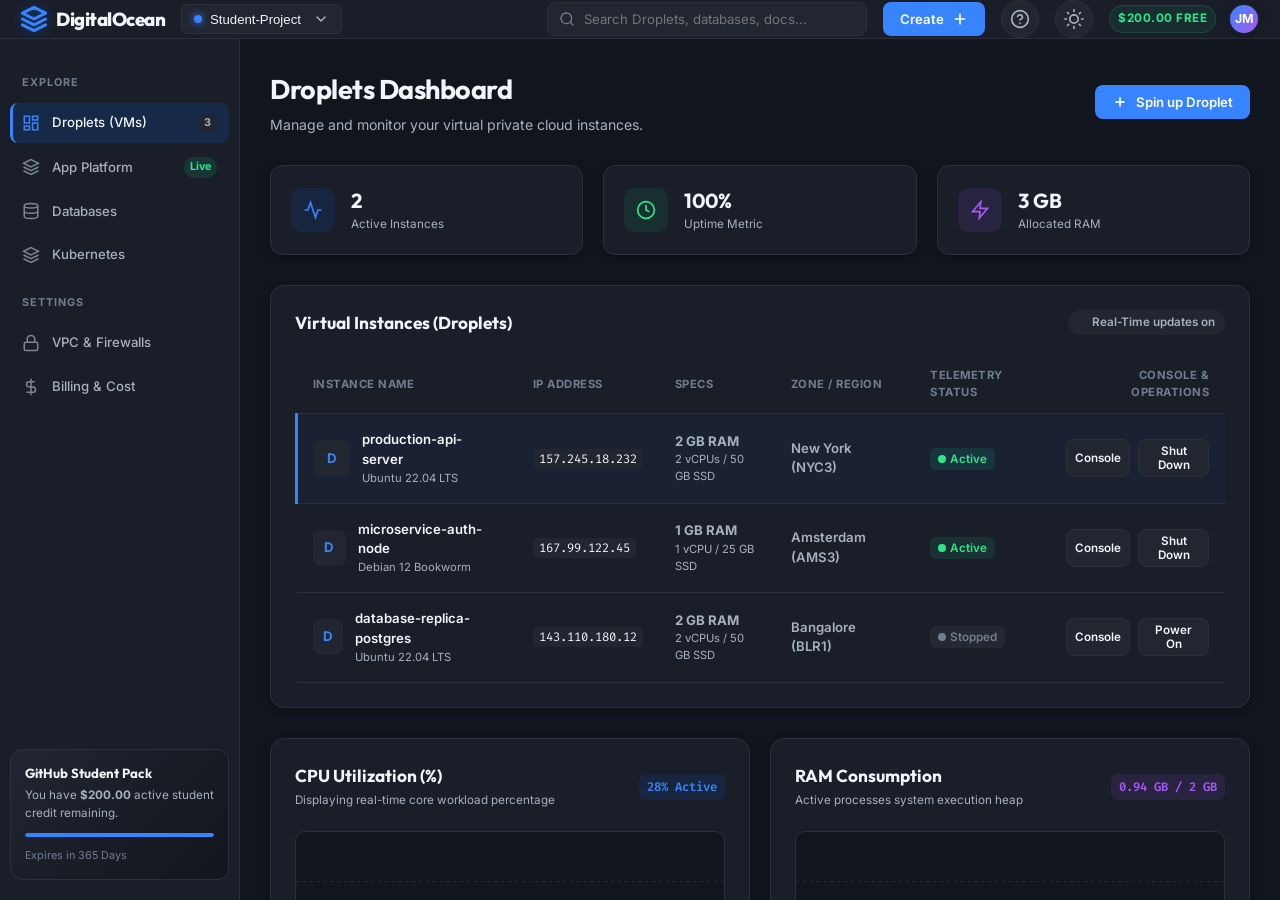
<file: index.html>
<!DOCTYPE html>
<html lang="en" data-theme="dark">
<head>
  <meta charset="utf-8">
  <meta name="viewport" content="width=device-width, initial-scale=1.0">
  <title>DigitalOcean | Cloud Control Panel</title>
  <!-- Google Fonts: Outfit for Headings, Inter for Body -->
  <link rel="preconnect" href="https://fonts.googleapis.com">
  <link rel="preconnect" href="https://fonts.gstatic.com" crossorigin>
  <link href="https://fonts.googleapis.com/css2?family=Inter:wght@300;400;500;600;700&family=Outfit:wght@400;500;600;700;800&family=Fira+Code:wght@400;500&display=swap" rel="stylesheet">
  <link rel="stylesheet" href="styles.css">
</head>
<body>

  <!-- App Layout Grid -->
  <div class="app-shell">

    <!-- HEADER LANDMARK -->
    <header class="app-header">
      <div class="header-left">
        <!-- Logo -->
        <a href="#" class="logo-link" aria-label="DigitalOcean Home">
          <svg class="logo-svg" viewBox="0 0 24 24" width="28" height="28" fill="none" stroke="currentColor" stroke-width="2.5" stroke-linecap="round" stroke-linejoin="round">
            <path d="M12 2L2 7l10 5 10-5-10-5zM2 17l10 5 10-5M2 12l10 5 10-5"/>
          </svg>
          <span class="logo-text">DigitalOcean</span>
        </a>

        <!-- Project Selector Dropdown -->
        <div class="project-selector">
          <button class="project-btn" id="project-dropdown-trigger" aria-haspopup="listbox" aria-expanded="false">
            <span class="project-dot"></span>
            <span class="project-name">Student-Project</span>
            <svg class="chevron-icon" viewBox="0 0 24 24" width="16" height="16" fill="none" stroke="currentColor" stroke-width="2" stroke-linecap="round" stroke-linejoin="round">
              <polyline points="6 9 12 15 18 9"></polyline>
            </svg>
          </button>
        </div>
      </div>

      <div class="header-right">
        <!-- Search bar wrapped in semantic <search> -->
        <search class="search-container">
          <form class="search-form" onsubmit="event.preventDefault();">
            <svg class="search-icon" viewBox="0 0 24 24" width="16" height="16" fill="none" stroke="currentColor" stroke-width="2" stroke-linecap="round" stroke-linejoin="round">
              <circle cx="11" cy="11" r="8"></circle>
              <line x1="21" y1="21" x2="16.65" y2="16.65"></line>
            </svg>
            <input type="search" placeholder="Search Droplets, databases, docs..." aria-label="Search resources" id="global-search-input">
          </form>
        </search>

        <!-- Quick Create Button using native Popover -->
        <div class="create-dropdown-wrapper">
          <button class="btn btn-primary create-btn" popovertarget="create-menu" id="tour-create-btn">
            <span>Create</span>
            <svg class="plus-icon" viewBox="0 0 24 24" width="16" height="16" fill="none" stroke="currentColor" stroke-width="2.5" stroke-linecap="round" stroke-linejoin="round">
              <line x1="12" y1="5" x2="12" y2="19"></line>
              <line x1="5" y1="12" x2="19" y2="12"></line>
            </svg>
          </button>
          
          <!-- Native popover for dropdown -->
          <div id="create-menu" popover="auto" class="create-popover-menu">
            <div class="popover-section-title">Deploy Resources</div>
            <ul class="popover-list">
              <li>
                <button class="popover-item-btn" id="create-droplet-shortcut">
                  <span class="popover-icon-wrapper droplet-bg">
                    <svg viewBox="0 0 24 24" width="16" height="16" fill="none" stroke="currentColor" stroke-width="2"><path d="M12 22s8-4 8-10V5l-8-3-8 3v7c0 6 8 10 8 10z"/></svg>
                  </span>
                  <div class="popover-item-text">
                    <strong>Droplets</strong>
                    <span>Scalable virtual servers</span>
                  </div>
                </button>
              </li>
              <li>
                <button class="popover-item-btn" id="create-app-shortcut">
                  <span class="popover-icon-wrapper app-bg">
                    <svg viewBox="0 0 24 24" width="16" height="16" fill="none" stroke="currentColor" stroke-width="2"><polygon points="12 2 2 7 12 12 22 7 12 2"/></svg>
                  </span>
                  <div class="popover-item-text">
                    <strong>Apps</strong>
                    <span>Deploy from GitHub directly</span>
                  </div>
                </button>
              </li>
              <li>
                <button class="popover-item-btn" id="create-db-shortcut">
                  <span class="popover-icon-wrapper db-bg">
                    <svg viewBox="0 0 24 24" width="16" height="16" fill="none" stroke="currentColor" stroke-width="2"><ellipse cx="12" cy="5" rx="9" ry="3"></ellipse><path d="M3 5v14c0 1.66 4 3 9 3s9-1.34 9-3V5"></path><path d="M3 12c0 1.66 4 3 9 3s9-1.34 9-3"></path></svg>
                  </span>
                  <div class="popover-item-text">
                    <strong>Databases</strong>
                    <span>PostgreSQL, MySQL, MongoDB</span>
                  </div>
                </button>
              </li>
            </ul>
          </div>
        </div>

        <!-- Onboarding Tour Trigger Button -->
        <button class="btn-icon tour-trigger-btn" id="start-tour-btn" aria-label="Start interactive tour" title="Take a tour">
          <svg viewBox="0 0 24 24" width="20" height="20" fill="none" stroke="currentColor" stroke-width="2" stroke-linecap="round" stroke-linejoin="round">
            <circle cx="12" cy="12" r="10"></circle>
            <path d="M9.09 9a3 3 0 0 1 5.83 1c0 2-3 3-3 3"></path>
            <line x1="12" y1="17" x2="12.01" y2="17"></line>
          </svg>
        </button>

        <!-- Theme Toggle -->
        <button class="btn-icon theme-toggle-btn" id="theme-toggle" aria-label="Toggle Dark/Light Mode">
          <!-- Sun Icon (for light mode toggle) -->
          <svg class="sun-icon" viewBox="0 0 24 24" width="20" height="20" fill="none" stroke="currentColor" stroke-width="2" stroke-linecap="round" stroke-linejoin="round">
            <circle cx="12" cy="12" r="5"></circle>
            <line x1="12" y1="1" x2="12" y2="3"></line>
            <line x1="12" y1="21" x2="12" y2="23"></line>
            <line x1="4.22" y1="4.22" x2="5.64" y2="5.64"></line>
            <line x1="18.36" y1="18.36" x2="19.78" y2="19.78"></line>
            <line x1="1" y1="12" x2="3" y2="12"></line>
            <line x1="21" y1="12" x2="23" y2="12"></line>
            <line x1="4.22" y1="19.78" x2="5.64" y2="18.36"></line>
            <line x1="18.36" y1="5.64" x2="19.78" y2="4.22"></line>
          </svg>
          <!-- Moon Icon (for dark mode toggle) -->
          <svg class="moon-icon" viewBox="0 0 24 24" width="20" height="20" fill="none" stroke="currentColor" stroke-width="2" stroke-linecap="round" stroke-linejoin="round">
            <path d="M21 12.79A9 9 0 1 1 11.21 3 7 7 0 0 0 21 12.79z"></path>
          </svg>
        </button>

        <!-- User Profile Avatar & Mock Credits -->
        <div class="user-badge" id="tour-billing-badge">
          <span class="credit-pill">$200.00 FREE</span>
          <div class="avatar">JM</div>
        </div>
      </div>
    </header>

    <!-- SIDEBAR NAVIGATION LANDMARK -->
    <aside class="app-sidebar">
      <nav class="sidebar-nav">
        <ul class="nav-list">
          <li class="nav-header">EXPLORE</li>
          <li>
            <a href="#dashboard" class="nav-item active" id="nav-dashboard">
              <svg class="nav-icon" viewBox="0 0 24 24" width="18" height="18" fill="none" stroke="currentColor" stroke-width="2"><rect x="3" y="3" width="7" height="9"></rect><rect x="14" y="3" width="7" height="5"></rect><rect x="14" y="12" width="7" height="9"></rect><rect x="3" y="16" width="7" height="5"></rect></svg>
              <span>Droplets (VMs)</span>
              <span class="badge" id="droplet-count-badge">3</span>
            </a>
          </li>
          <li>
            <a href="#apps" class="nav-item" id="nav-apps">
              <svg class="nav-icon" viewBox="0 0 24 24" width="18" height="18" fill="none" stroke="currentColor" stroke-width="2"><polygon points="12 2 2 7 12 12 22 7 12 2"></polygon><polyline points="2 17 12 22 22 17"></polyline><polyline points="2 12 12 17 22 12"></polyline></svg>
              <span>App Platform</span>
              <span class="badge badge-success">Live</span>
            </a>
          </li>
          <li>
            <a href="#databases" class="nav-item" id="nav-databases">
              <svg class="nav-icon" viewBox="0 0 24 24" width="18" height="18" fill="none" stroke="currentColor" stroke-width="2"><ellipse cx="12" cy="5" rx="9" ry="3"></ellipse><path d="M3 5v14c0 1.66 4 3 9 3s9-1.34 9-3V5"></path><path d="M3 12c0 1.66 4 3 9 3s9-1.34 9-3"></path></svg>
              <span>Databases</span>
            </a>
          </li>
          <li>
            <a href="#kubernetes" class="nav-item" id="nav-kubernetes">
              <svg class="nav-icon" viewBox="0 0 24 24" width="18" height="18" fill="none" stroke="currentColor" stroke-width="2"><path d="M12 2L2 7l10 5 10-5-10-5zM2 17l10 5 10-5M2 12l10 5 10-5"></path></svg>
              <span>Kubernetes</span>
            </a>
          </li>
          <li class="nav-header">SETTINGS</li>
          <li>
            <a href="#networking" class="nav-item" id="nav-networking">
              <svg class="nav-icon" viewBox="0 0 24 24" width="18" height="18" fill="none" stroke="currentColor" stroke-width="2"><rect x="3" y="11" width="18" height="11" rx="2" ry="2"></rect><path d="M7 11V7a5 5 0 0 1 10 0v4"></path></svg>
              <span>VPC & Firewalls</span>
            </a>
          </li>
          <li>
            <a href="#billing" class="nav-item" id="nav-billing">
              <svg class="nav-icon" viewBox="0 0 24 24" width="18" height="18" fill="none" stroke="currentColor" stroke-width="2"><line x1="12" y1="1" x2="12" y2="23"></line><path d="M17 5H9.5a3.5 3.5 0 0 0 0 7h5a3.5 3.5 0 0 1 0 7H6"></path></svg>
              <span>Billing & Cost</span>
            </a>
          </li>
        </ul>

        <!-- Account credit card warning simulator -->
        <div class="sidebar-promo-card">
          <div class="promo-title">GitHub Student Pack</div>
          <p class="promo-desc">You have <strong>$200.00</strong> active student credit remaining.</p>
          <div class="promo-progress-bg">
            <div class="promo-progress-fill" style="width: 100%;"></div>
          </div>
          <span class="promo-days">Expires in 365 Days</span>
        </div>
      </nav>
    </aside>

    <!-- MAIN VIEWPORT LANDMARK -->
    <main class="app-main" id="main-viewport">

      <!-- ==================== VIEW 1: DROPLETS / DASHBOARD ==================== -->
      <section id="view-dashboard" class="dashboard-view active-view">
        <div class="view-header">
          <div class="header-titles">
            <h1 class="view-title">Droplets Dashboard</h1>
            <p class="view-subtitle">Manage and monitor your virtual private cloud instances.</p>
          </div>
          <div class="header-actions">
            <!-- Launch Create Droplet Modal -->
            <button class="btn btn-primary" id="open-create-droplet-modal-btn">
              <svg viewBox="0 0 24 24" width="16" height="16" fill="none" stroke="currentColor" stroke-width="2.5"><line x1="12" y1="5" x2="12" y2="19"></line><line x1="5" y1="12" x2="19" y2="12"></line></svg>
              <span>Spin up Droplet</span>
            </button>
          </div>
        </div>

        <!-- Telemetry Summary Cards -->
        <div class="summary-cards-grid">
          <div class="summary-card">
            <div class="card-icon-wrapper blue-glow">
              <svg viewBox="0 0 24 24" width="20" height="20" fill="none" stroke="currentColor" stroke-width="2"><path d="M22 12h-4l-3 9L9 3l-3 9H2"/></svg>
            </div>
            <div class="card-stats">
              <span class="card-value" id="stats-active-droplets">3</span>
              <span class="card-label">Active Instances</span>
            </div>
          </div>
          <div class="summary-card">
            <div class="card-icon-wrapper green-glow">
              <svg viewBox="0 0 24 24" width="20" height="20" fill="none" stroke="currentColor" stroke-width="2"><path d="M12 22c5.523 0 10-4.477 10-10S17.523 2 12 2 2 6.477 2 12s4.477 10 10 10z"></path><path d="M12 6v6l4 2"></path></svg>
            </div>
            <div class="card-stats">
              <span class="card-value">100%</span>
              <span class="card-label">Uptime Metric</span>
            </div>
          </div>
          <div class="summary-card">
            <div class="card-icon-wrapper purple-glow">
              <svg viewBox="0 0 24 24" width="20" height="20" fill="none" stroke="currentColor" stroke-width="2"><polygon points="13 2 3 14 12 14 11 22 21 10 12 10 13 2"></polygon></svg>
            </div>
            <div class="card-stats">
              <span class="card-value" id="stats-total-ram">6 GB</span>
              <span class="card-label">Allocated RAM</span>
            </div>
          </div>
        </div>

        <!-- Droplets Listing Table & Interactive List -->
        <div class="content-panel" id="tour-droplet-list">
          <div class="panel-header">
            <h2 class="panel-title">Virtual Instances (Droplets)</h2>
            <div class="panel-actions">
              <span class="status-indicator-pill"><span class="status-dot pulsing"></span>Real-Time updates on</span>
            </div>
          </div>

          <div class="table-responsive">
            <table class="data-table">
              <thead>
                <tr>
                  <th>Instance Name</th>
                  <th>IP Address</th>
                  <th>Specs</th>
                  <th>Zone / Region</th>
                  <th>Telemetry Status</th>
                  <th style="text-align: right;">Console & Operations</th>
                </tr>
              </thead>
              <tbody id="droplets-table-body">
                <!-- Programmatically populated by app.js -->
              </tbody>
            </table>
          </div>
        </div>

        <!-- Telemetry Graph Panel (Updates dynamically when a droplet is selected) -->
        <div class="graph-double-column" id="tour-telemetry-graphs">
          <!-- CPU Monitor -->
          <div class="content-panel">
            <div class="panel-header">
              <div>
                <h2 class="panel-title" id="cpu-graph-title">CPU Utilization (%)</h2>
                <span class="panel-subtitle">Displaying real-time core workload percentage</span>
              </div>
              <span class="graph-pill cpu-pill">0% Avg</span>
            </div>
            <div class="chart-container">
              <!-- Inline SVG dynamic line chart -->
              <svg id="cpu-svg-chart" viewBox="0 0 500 200" preserveAspectRatio="none" class="live-chart">
                <defs>
                  <linearGradient id="cpu-gradient" x1="0" y1="0" x2="0" y2="1">
                    <stop offset="0%" stop-color="var(--accent-primary)" stop-opacity="0.3"/>
                    <stop offset="100%" stop-color="var(--accent-primary)" stop-opacity="0.0"/>
                  </linearGradient>
                </defs>
                <!-- Chart gridlines -->
                <line x1="0" y1="50" x2="500" y2="50" stroke="var(--border-muted)" stroke-dasharray="4" />
                <line x1="0" y1="100" x2="500" y2="100" stroke="var(--border-muted)" stroke-dasharray="4" />
                <line x1="0" y1="150" x2="500" y2="150" stroke="var(--border-muted)" stroke-dasharray="4" />
                <!-- Area and line generated dynamically by Javascript -->
                <path id="cpu-area-path" d="M0,200 L500,200" fill="url(#cpu-gradient)"></path>
                <path id="cpu-line-path" d="M0,200" fill="none" stroke="var(--accent-primary)" stroke-width="2.5"></path>
              </svg>
            </div>
          </div>

          <!-- Memory Monitor -->
          <div class="content-panel">
            <div class="panel-header">
              <div>
                <h2 class="panel-title" id="ram-graph-title">RAM Consumption</h2>
                <span class="panel-subtitle">Active processes system execution heap</span>
              </div>
              <span class="graph-pill ram-pill">0 GB</span>
            </div>
            <div class="chart-container">
              <svg id="ram-svg-chart" viewBox="0 0 500 200" preserveAspectRatio="none" class="live-chart">
                <defs>
                  <linearGradient id="ram-gradient" x1="0" y1="0" x2="0" y2="1">
                    <stop offset="0%" stop-color="var(--accent-secondary)" stop-opacity="0.3"/>
                    <stop offset="100%" stop-color="var(--accent-secondary)" stop-opacity="0.0"/>
                  </linearGradient>
                </defs>
                <line x1="0" y1="50" x2="500" y2="50" stroke="var(--border-muted)" stroke-dasharray="4" />
                <line x1="0" y1="100" x2="500" y2="100" stroke="var(--border-muted)" stroke-dasharray="4" />
                <line x1="0" y1="150" x2="500" y2="150" stroke="var(--border-muted)" stroke-dasharray="4" />
                <path id="ram-area-path" d="M0,200 L500,200" fill="url(#ram-gradient)"></path>
                <path id="ram-line-path" d="M0,200" fill="none" stroke="var(--accent-secondary)" stroke-width="2.5"></path>
              </svg>
            </div>
          </div>
        </div>
      </section>

      <!-- ==================== VIEW 2: APP PLATFORM ==================== -->
      <section id="view-apps" class="dashboard-view">
        <div class="view-header">
          <div class="header-titles">
            <h1 class="view-title">App Platform</h1>
            <p class="view-subtitle">Deploy web applications directly from code repositories in seconds.</p>
          </div>
        </div>

        <div class="app-layout-grid">
          <!-- Build configurator card -->
          <div class="content-panel">
            <div class="panel-header">
              <h2 class="panel-title">Repository Settings</h2>
            </div>
            
            <form id="app-deployment-form" onsubmit="event.preventDefault();" class="modern-form">
              <div class="form-group">
                <label for="app-git-repo">Select GitHub Repository</label>
                <select id="app-git-repo" class="form-control">
                  <option value="student-project/student-portfolio">student-project/student-portfolio (React SPA)</option>
                  <option value="student-project/simple-node-api" selected>student-project/simple-node-api (Express Backend)</option>
                  <option value="student-project/python-flask-demo">student-project/python-flask-demo (Flask WebApp)</option>
                </select>
              </div>

              <div class="form-group">
                <label for="app-branch">Branch</label>
                <select id="app-branch" class="form-control">
                  <option value="main">main</option>
                  <option value="master">master</option>
                  <option value="development">development</option>
                </select>
              </div>

              <div class="form-group">
                <label for="app-size-slider">Instance Capacity Scaling</label>
                <div class="slider-container">
                  <input type="range" id="app-size-slider" min="1" max="4" value="1" class="form-slider">
                  <div class="slider-labels">
                    <span>1x Shared (512MB RAM) - $5/mo</span>
                    <span>4x Shared (2GB RAM) - $20/mo</span>
                  </div>
                </div>
              </div>

              <div class="form-group inline-checkbox">
                <input type="checkbox" id="app-autodeploy" checked>
                <label for="app-autodeploy">Auto-deploy on new GitHub push events</label>
              </div>

              <button type="button" class="btn btn-success btn-block" id="start-app-build-btn">
                <svg viewBox="0 0 24 24" width="16" height="16" fill="none" stroke="currentColor" stroke-width="2.5"><polyline points="22 2 15 22 11 13 2 9 22 2"></polyline><line x1="22" y1="2" x2="11" y2="13"></line></svg>
                <span>Trigger Build & Deploy</span>
              </button>
            </form>
          </div>

          <!-- Build Console logs streamer -->
          <div class="content-panel">
            <div class="panel-header">
              <div>
                <h2 class="panel-title">Deployment Console Stream</h2>
                <span class="panel-subtitle">Deploy Status: <strong id="app-deployment-status" class="text-success">Live & Active</strong></span>
              </div>
              <span class="status-indicator-pill text-success" id="app-status-badge">
                <span class="status-dot bg-success pulsing"></span>Active
              </span>
            </div>
            
            <div class="terminal-logs-window" id="app-logs-window" tabindex="0">
              <div class="log-line text-muted">[2026-05-24 10:14:02] Fetching code from github.com/student-project/simple-node-api...</div>
              <div class="log-line text-muted">[2026-05-24 10:14:04] Resolving packages and creating containers...</div>
              <div class="log-line">[2026-05-24 10:14:07] Running: npm install</div>
              <div class="log-line text-info">[2026-05-24 10:14:15] added 142 packages in 8s</div>
              <div class="log-line">[2026-05-24 10:14:16] Running: npm run build</div>
              <div class="log-line text-info">[2026-05-24 10:14:20] production bundle successfully compiled</div>
              <div class="log-line">[2026-05-24 10:14:21] Launching service: server.js</div>
              <div class="log-line text-success">[2026-05-24 10:14:23] Webserver listening on Port 8080</div>
              <div class="log-line text-success">[2026-05-24 10:14:24] Health Check Passed! Status 200 OK.</div>
              <div class="log-line text-warning">[2026-05-24 10:14:25] App is available at: https://simple-node-api-do-app.com</div>
            </div>
          </div>
        </div>
      </section>

      <!-- ==================== VIEW 3: MANAGED DATABASES ==================== -->
      <section id="view-databases" class="dashboard-view">
        <div class="view-header">
          <div class="header-titles">
            <h1 class="view-title">Managed Databases</h1>
            <p class="view-subtitle">High-performance PostgreSQL, MySQL, and Redis servers in the cloud.</p>
          </div>
        </div>

        <div class="summary-cards-grid">
          <!-- Database stats -->
          <div class="summary-card">
            <div class="card-icon-wrapper green-glow">
              <svg viewBox="0 0 24 24" width="20" height="20" fill="none" stroke="currentColor" stroke-width="2"><polyline points="23 6 13.5 15.5 8.5 10.5 1 18"></polyline><polyline points="17 6 23 6 23 12"></polyline></svg>
            </div>
            <div class="card-stats">
              <span class="card-value" id="db-active-connections">14</span>
              <span class="card-label">Active Connections</span>
            </div>
          </div>
          <div class="summary-card">
            <div class="card-icon-wrapper blue-glow">
              <svg viewBox="0 0 24 24" width="20" height="20" fill="none" stroke="currentColor" stroke-width="2"><path d="M20 21v-2a4 4 0 0 0-4-4H8a4 4 0 0 0-4 4v2"></path><circle cx="12" cy="7" r="4"></circle></svg>
            </div>
            <div class="card-stats">
              <span class="card-value">256MB</span>
              <span class="card-label">Cache Memory Allocation</span>
            </div>
          </div>
          <div class="summary-card">
            <div class="card-icon-wrapper purple-glow">
              <svg viewBox="0 0 24 24" width="20" height="20" fill="none" stroke="currentColor" stroke-width="2"><rect x="3" y="3" width="18" height="18" rx="2" ry="2"></rect><line x1="9" y1="3" x2="9" y2="21"></line></svg>
            </div>
            <div class="card-stats">
              <span class="card-value">PostgreSQL 15</span>
              <span class="card-label">Database Type Engine</span>
            </div>
          </div>
        </div>

        <div class="app-layout-grid">
          <!-- Live DB connections metric graph -->
          <div class="content-panel">
            <div class="panel-header">
              <div>
                <h2 class="panel-title">Active DB Connections</h2>
                <span class="panel-subtitle">Pool connections telemetry streams</span>
              </div>
              <span class="graph-pill connections-pill">14 Pools</span>
            </div>
            <div class="chart-container">
              <svg id="db-svg-chart" viewBox="0 0 500 200" preserveAspectRatio="none" class="live-chart">
                <defs>
                  <linearGradient id="db-gradient" x1="0" y1="0" x2="0" y2="1">
                    <stop offset="0%" stop-color="var(--accent-success)" stop-opacity="0.3"/>
                    <stop offset="100%" stop-color="var(--accent-success)" stop-opacity="0.0"/>
                  </linearGradient>
                </defs>
                <line x1="0" y1="50" x2="500" y2="50" stroke="var(--border-muted)" stroke-dasharray="4" />
                <line x1="0" y1="100" x2="500" y2="100" stroke="var(--border-muted)" stroke-dasharray="4" />
                <line x1="0" y1="150" x2="500" y2="150" stroke="var(--border-muted)" stroke-dasharray="4" />
                <path id="db-area-path" d="M0,200 L500,200" fill="url(#db-gradient)"></path>
                <path id="db-line-path" d="M0,200" fill="none" stroke="var(--accent-success)" stroke-width="2.5"></path>
              </svg>
            </div>
          </div>

          <!-- DB Credentials & Details info -->
          <div class="content-panel">
            <div class="panel-header">
              <h2 class="panel-title">Connection Credentials</h2>
            </div>
            
            <div class="db-details-card">
              <div class="detail-row">
                <span class="detail-label">Host URL</span>
                <code class="detail-code">student-db-pool-do-user.db.ondigitalocean.com</code>
              </div>
              <div class="detail-row">
                <span class="detail-label">Port</span>
                <code class="detail-code">25060</code>
              </div>
              <div class="detail-row">
                <span class="detail-label">Database Name</span>
                <code class="detail-code">student_db</code>
              </div>
              <div class="detail-row">
                <span class="detail-label">Username</span>
                <code class="detail-code">doadmin</code>
              </div>
              <div class="detail-row">
                <span class="detail-label">Connection String (URI)</span>
                <div class="code-copy-wrapper">
                  <code class="detail-code truncate-code" id="db-uri-string">postgresql://doadmin:••••••••••••@student-db-pool.db.ondigitalocean.com:25060/student_db?sslmode=require</code>
                  <button class="btn btn-sm btn-muted" id="copy-db-uri-btn">Copy</button>
                </div>
              </div>
            </div>
          </div>
        </div>
      </section>

      <!-- ==================== VIEW 4: KUBERNETES ==================== -->
      <section id="view-kubernetes" class="dashboard-view">
        <div class="view-header">
          <div class="header-titles">
            <h1 class="view-title">Managed Kubernetes (DOKS)</h1>
            <p class="view-subtitle">Orchestrate containers with ease across dynamically resizable node pools.</p>
          </div>
        </div>

        <div class="app-layout-grid">
          <!-- Cluster config Node pool slider -->
          <div class="content-panel">
            <div class="panel-header">
              <h2 class="panel-title">Active Node Pools Configurations</h2>
            </div>

            <div class="node-pool-card">
              <div class="form-group">
                <label for="k8s-node-size">Virtual Node Spec size</label>
                <select id="k8s-node-size" class="form-control">
                  <option value="s-1vcpu-2gb">Standard Node (1 vCPU / 2GB RAM) - $10/node/mo</option>
                  <option value="s-2vcpu-4gb" selected>Standard Node (2 vCPU / 4GB RAM) - $20/node/mo</option>
                  <option value="s-4vcpu-8gb">Pro Node (4 vCPU / 8GB RAM) - $40/node/mo</option>
                </select>
              </div>

              <div class="form-group">
                <label for="k8s-nodes-count">Target Scale (Node Count)</label>
                <div class="range-slider-display">
                  <input type="range" id="k8s-nodes-count" min="1" max="10" value="3" class="form-slider">
                  <span class="slider-badge" id="k8s-nodes-count-val">3 Nodes</span>
                </div>
              </div>

              <div class="node-pool-cost-display">
                <span class="cost-label">Projected Pool Cost:</span>
                <span class="cost-value" id="k8s-projected-cost">$60.00 / month</span>
              </div>

              <button class="btn btn-primary btn-block" id="scale-k8s-cluster-btn">
                <svg viewBox="0 0 24 24" width="16" height="16" fill="none" stroke="currentColor" stroke-width="2.5"><polyline points="23 6 13.5 15.5 8.5 10.5 1 18"></polyline><polyline points="17 6 23 6 23 12"></polyline></svg>
                <span>Save Node Scale Settings</span>
              </button>
            </div>
          </div>

          <!-- K8s active workloads list -->
          <div class="content-panel">
            <div class="panel-header">
              <h2 class="panel-title">Running Deployments & Pods</h2>
            </div>
            
            <div class="k8s-workload-list">
              <div class="workload-item">
                <div class="workload-meta">
                  <span class="status-dot bg-success pulsing"></span>
                  <div>
                    <strong>frontend-pod-replicaset</strong>
                    <span>3 / 3 Replicas Active</span>
                  </div>
                </div>
                <span class="badge badge-success">OK</span>
              </div>
              <div class="workload-item">
                <div class="workload-meta">
                  <span class="status-dot bg-success pulsing"></span>
                  <div>
                    <strong>api-server-deployment</strong>
                    <span>3 / 3 Replicas Active</span>
                  </div>
                </div>
                <span class="badge badge-success">OK</span>
              </div>
              <div class="workload-item">
                <div class="workload-meta">
                  <span class="status-dot bg-success pulsing"></span>
                  <div>
                    <strong>redis-cache-statefulset</strong>
                    <span>1 / 1 Replicas Active</span>
                  </div>
                </div>
                <span class="badge badge-success">OK</span>
              </div>
            </div>
          </div>
        </div>
      </section>

      <!-- ==================== VIEW 5: NETWORKING & FIREWALLS ==================== -->
      <section id="view-networking" class="dashboard-view">
        <div class="view-header">
          <div class="header-titles">
            <h1 class="view-title">Virtual Network & Firewalls</h1>
            <p class="view-subtitle">Protect your virtual instances from malicious ports and restrict ingress/egress access.</p>
          </div>
        </div>

        <div class="app-layout-grid">
          <!-- Active Firewall rules panel -->
          <div class="content-panel" id="tour-firewall-config">
            <div class="panel-header">
              <h2 class="panel-title">Active Security Rules (Firewall)</h2>
            </div>

            <div class="table-responsive">
              <table class="data-table">
                <thead>
                  <tr>
                    <th>Type / Protocol</th>
                    <th>Port Range</th>
                    <th>Allowed Sources</th>
                    <th>Operation</th>
                  </tr>
                </thead>
                <tbody id="firewall-rules-body">
                  <!-- Programmatically loaded -->
                </tbody>
              </table>
            </div>
          </div>

          <!-- Add new rule form -->
          <div class="content-panel">
            <div class="panel-header">
              <h2 class="panel-title">Add Inbound Rule</h2>
            </div>

            <form id="add-firewall-rule-form" onsubmit="event.preventDefault();" class="modern-form">
              <div class="form-group">
                <label for="fw-protocol">Protocol Type</label>
                <select id="fw-protocol" class="form-control">
                  <option value="TCP" selected>TCP (Transmission Control Protocol)</option>
                  <option value="UDP">UDP (User Datagram Protocol)</option>
                  <option value="ICMP">ICMP (Ping Requests)</option>
                </select>
              </div>

              <div class="form-group">
                <label for="fw-port">Port Range</label>
                <input type="text" id="fw-port" class="form-control" placeholder="e.g. 80, 443, 3000-4000">
              </div>

              <div class="form-group">
                <label for="fw-sources">Allowed Sources (CIDR range)</label>
                <input type="text" id="fw-sources" class="form-control" placeholder="e.g. 0.0.0.0/0 (All)" value="0.0.0.0/0">
              </div>

              <button type="button" class="btn btn-primary btn-block" id="add-rule-btn">
                <svg viewBox="0 0 24 24" width="16" height="16" fill="none" stroke="currentColor" stroke-width="2.5"><line x1="12" y1="5" x2="12" y2="19"></line><line x1="5" y1="12" x2="19" y2="12"></line></svg>
                <span>Add Security Rule</span>
              </button>
            </form>
          </div>
        </div>
      </section>

      <!-- ==================== VIEW 6: BILLING & COST CONTROL ==================== -->
      <section id="view-billing" class="dashboard-view">
        <div class="view-header">
          <div class="header-titles">
            <h1 class="view-title">Billing & Cloud Spend</h1>
            <p class="view-subtitle">Observe your monthly resource credits and track your student pack limits.</p>
          </div>
        </div>

        <div class="billing-summary-columns">
          <!-- Total budget cards and graphs -->
          <div class="content-panel">
            <div class="panel-header">
              <h2 class="panel-title">Active Student Budget Status</h2>
            </div>
            
            <div class="student-budget-card">
              <div class="budget-stat-row">
                <div>
                  <span class="budget-label">Total Student Promo Credit</span>
                  <strong class="budget-val text-success">$200.00</strong>
                </div>
                <div>
                  <span class="budget-label">Current Month Spend</span>
                  <strong class="budget-val text-warning" id="billing-current-spend">$12.40</strong>
                </div>
              </div>

              <div class="budget-progress-container">
                <div class="budget-progress-header">
                  <span>Student Promo Remaining</span>
                  <span class="text-success" id="billing-remaining-credits">$187.60 (93.8%)</span>
                </div>
                <div class="promo-progress-bg progress-lg">
                  <div class="promo-progress-fill bg-success" id="billing-progress-bar" style="width: 93.8%;"></div>
                </div>
              </div>
            </div>
          </div>

          <!-- Invoice items list -->
          <div class="content-panel">
            <div class="panel-header">
              <h2 class="panel-title">Current Month Spend Details</h2>
            </div>

            <div class="table-responsive">
              <table class="data-table">
                <thead>
                  <tr>
                    <th>Service Instance</th>
                    <th>Hours Used</th>
                    <th>Rate</th>
                    <th style="text-align: right;">Accrued Cost</th>
                  </tr>
                </thead>
                <tbody id="billing-invoice-body">
                  <!-- Programmatically loaded -->
                </tbody>
              </table>
            </div>
          </div>
        </div>
      </section>

    </main>

  </div> <!-- End App Shell -->

  <!-- ==================== DIALOG 1: CREATE DROPLET MODAL ==================== -->
  <dialog id="create-droplet-modal" closedby="any" class="modern-dialog">
    <form method="dialog" class="dialog-form-container">
      <div class="dialog-header">
        <h2 class="dialog-title">Create a new Virtual Server (Droplet)</h2>
        <button type="button" class="dialog-close-btn" id="close-create-droplet-dialog-btn" aria-label="Close dialog">
          <svg viewBox="0 0 24 24" width="20" height="20" fill="none" stroke="currentColor" stroke-width="2.5"><line x1="18" y1="6" x2="6" y2="18"></line><line x1="6" y1="6" x2="18" y2="18"></line></svg>
        </button>
      </div>

      <div class="dialog-body">
        
        <!-- Step 1: Select OS Distribution -->
        <div class="dialog-section">
          <h3 class="dialog-section-title">1. Select OS Image</h3>
          <div class="os-grid">
            <label class="os-card active">
              <input type="radio" name="droplet-os" value="ubuntu" checked class="hidden-radio">
              <span class="os-logo ubuntu-logo">U</span>
              <span class="os-name">Ubuntu 22.04 LTS</span>
            </label>
            <label class="os-card">
              <input type="radio" name="droplet-os" value="debian" class="hidden-radio">
              <span class="os-logo debian-logo">D</span>
              <span class="os-name">Debian 12 Bookworm</span>
            </label>
            <label class="os-card">
              <input type="radio" name="droplet-os" value="fedora" class="hidden-radio">
              <span class="os-logo fedora-logo">F</span>
              <span class="os-name">Fedora Server 38</span>
            </label>
          </div>
        </div>

        <!-- Step 2: Select Region -->
        <div class="dialog-section">
          <h3 class="dialog-section-title">2. Choose Region Zone</h3>
          <div class="region-grid">
            <label class="region-card active">
              <input type="radio" name="droplet-region" value="nyc" checked class="hidden-radio">
              <span class="flag-icon">🇺🇸</span>
              <div class="region-info">
                <strong>New York</strong>
                <span>NYC3 Zone</span>
              </div>
            </label>
            <label class="region-card">
              <input type="radio" name="droplet-region" value="ams" class="hidden-radio">
              <span class="flag-icon">🇳🇱</span>
              <div class="region-info">
                <strong>Amsterdam</strong>
                <span>AMS3 Zone</span>
              </div>
            </label>
            <label class="region-card">
              <input type="radio" name="droplet-region" value="blr" class="hidden-radio">
              <span class="flag-icon">🇮🇳</span>
              <div class="region-info">
                <strong>Bangalore</strong>
                <span>BLR1 Zone</span>
              </div>
            </label>
          </div>
        </div>

        <!-- Step 3: Select Size Specs -->
        <div class="dialog-section">
          <h3 class="dialog-section-title">3. Choose Performance Size</h3>
          <div class="specs-grid">
            <label class="specs-card active">
              <input type="radio" name="droplet-specs" value="basic" checked class="hidden-radio">
              <div class="specs-header">
                <strong>Basic Spec</strong>
                <span class="specs-price">$4.00/mo</span>
              </div>
              <div class="specs-details">1 vCPU / 512MB RAM / 10GB SSD</div>
            </label>
            <label class="specs-card">
              <input type="radio" name="droplet-specs" value="standard" class="hidden-radio">
              <div class="specs-header">
                <strong>Standard Spec</strong>
                <span class="specs-price">$8.00/mo</span>
              </div>
              <div class="specs-details">1 vCPU / 1GB RAM / 25GB SSD</div>
            </label>
            <label class="specs-card">
              <input type="radio" name="droplet-specs" value="pro" class="hidden-radio">
              <div class="specs-header">
                <strong>Pro Spec</strong>
                <span class="specs-price">$16.00/mo</span>
              </div>
              <div class="specs-details">2 vCPUs / 2GB RAM / 50GB SSD</div>
            </label>
          </div>
        </div>

        <!-- Step 4: Hostname naming -->
        <div class="dialog-section">
          <h3 class="dialog-section-title">4. Set Droplet Name</h3>
          <div class="form-group">
            <input type="text" id="droplet-name-input" class="form-control" value="student-workspace-droplet" placeholder="Enter instance hostname">
          </div>
        </div>

      </div>

      <div class="dialog-footer">
        <button type="button" class="btn btn-muted" id="cancel-droplet-creation-btn">Cancel</button>
        <button type="submit" class="btn btn-primary" id="confirm-droplet-creation-btn">Spin up Droplet ($4.00/mo)</button>
      </div>
    </form>
  </dialog>

  <!-- ==================== DIALOG 2: SSH WEB TERMINAL CONSOLE MODAL ==================== -->
  <dialog id="ssh-terminal-modal" class="modern-dialog terminal-modal">
    <div class="dialog-form-container">
      <div class="dialog-header">
        <h2 class="dialog-title"><span class="terminal-dot bg-success"></span>SSH Web Console: <span id="ssh-terminal-title-hostname">droplet-instance</span></h2>
        <button type="button" class="dialog-close-btn" id="close-ssh-terminal-dialog-btn" aria-label="Close terminal dialog">
          <svg viewBox="0 0 24 24" width="20" height="20" fill="none" stroke="currentColor" stroke-width="2.5"><line x1="18" y1="6" x2="6" y2="18"></line><line x1="6" y1="6" x2="18" y2="18"></line></svg>
        </button>
      </div>

      <div class="dialog-body bg-terminal">
        <div class="ssh-screen" id="ssh-screen-output">
          <div class="ssh-line text-info">Connecting to root@157.245.18.232...</div>
          <div class="ssh-line text-success">Connection established via Secure Shell SSHv2.</div>
          <div class="ssh-line text-muted">Welcome to Ubuntu 22.04 LTS (GNU/Linux 5.15.0-60-generic x86_64)</div>
          <div class="ssh-line text-muted">System load:  0.08  |  Memory usage: 22%  |  IP: 157.245.18.232</div>
          <div class="ssh-line text-muted">Type "help" to see available mock server commands.</div>
          <div class="ssh-line">&nbsp;</div>
        </div>
        <div class="ssh-input-row">
          <span class="ssh-prompt">root@ubuntu-server:~#</span>
          <input type="text" class="ssh-input-field" id="ssh-terminal-input" autocomplete="off" autofocus placeholder="Type standard commands like 'ls', 'top', 'df -h'...">
        </div>
      </div>
    </div>
  </dialog>

  <!-- ==================== ONBOARDING Persistent Tour Overlay Card ==================== -->
  <div id="onboarding-tour-card" class="tour-overlay-card hidden">
    <div class="tour-header">
      <h4 class="tour-title">Getting Started Guide</h4>
      <button class="tour-close" id="tour-close-btn" aria-label="Skip tour">&times;</button>
    </div>
    <div class="tour-body">
      <p id="tour-step-desc">Welcome to your local DigitalOcean Student Cloud Dashboard clone! Let's get you set up.</p>
    </div>
    <div class="tour-footer">
      <span class="tour-step-indicator" id="tour-step-number">Step 1 of 4</span>
      <div class="tour-btns">
        <button class="btn btn-sm btn-muted" id="tour-prev-btn" disabled>Back</button>
        <button class="btn btn-sm btn-primary" id="tour-next-btn">Next Step</button>
      </div>
    </div>
  </div>

  <!-- Unified JS Script -->
  <script type="module" src="app.js"></script>
</body>
</html>
</file>
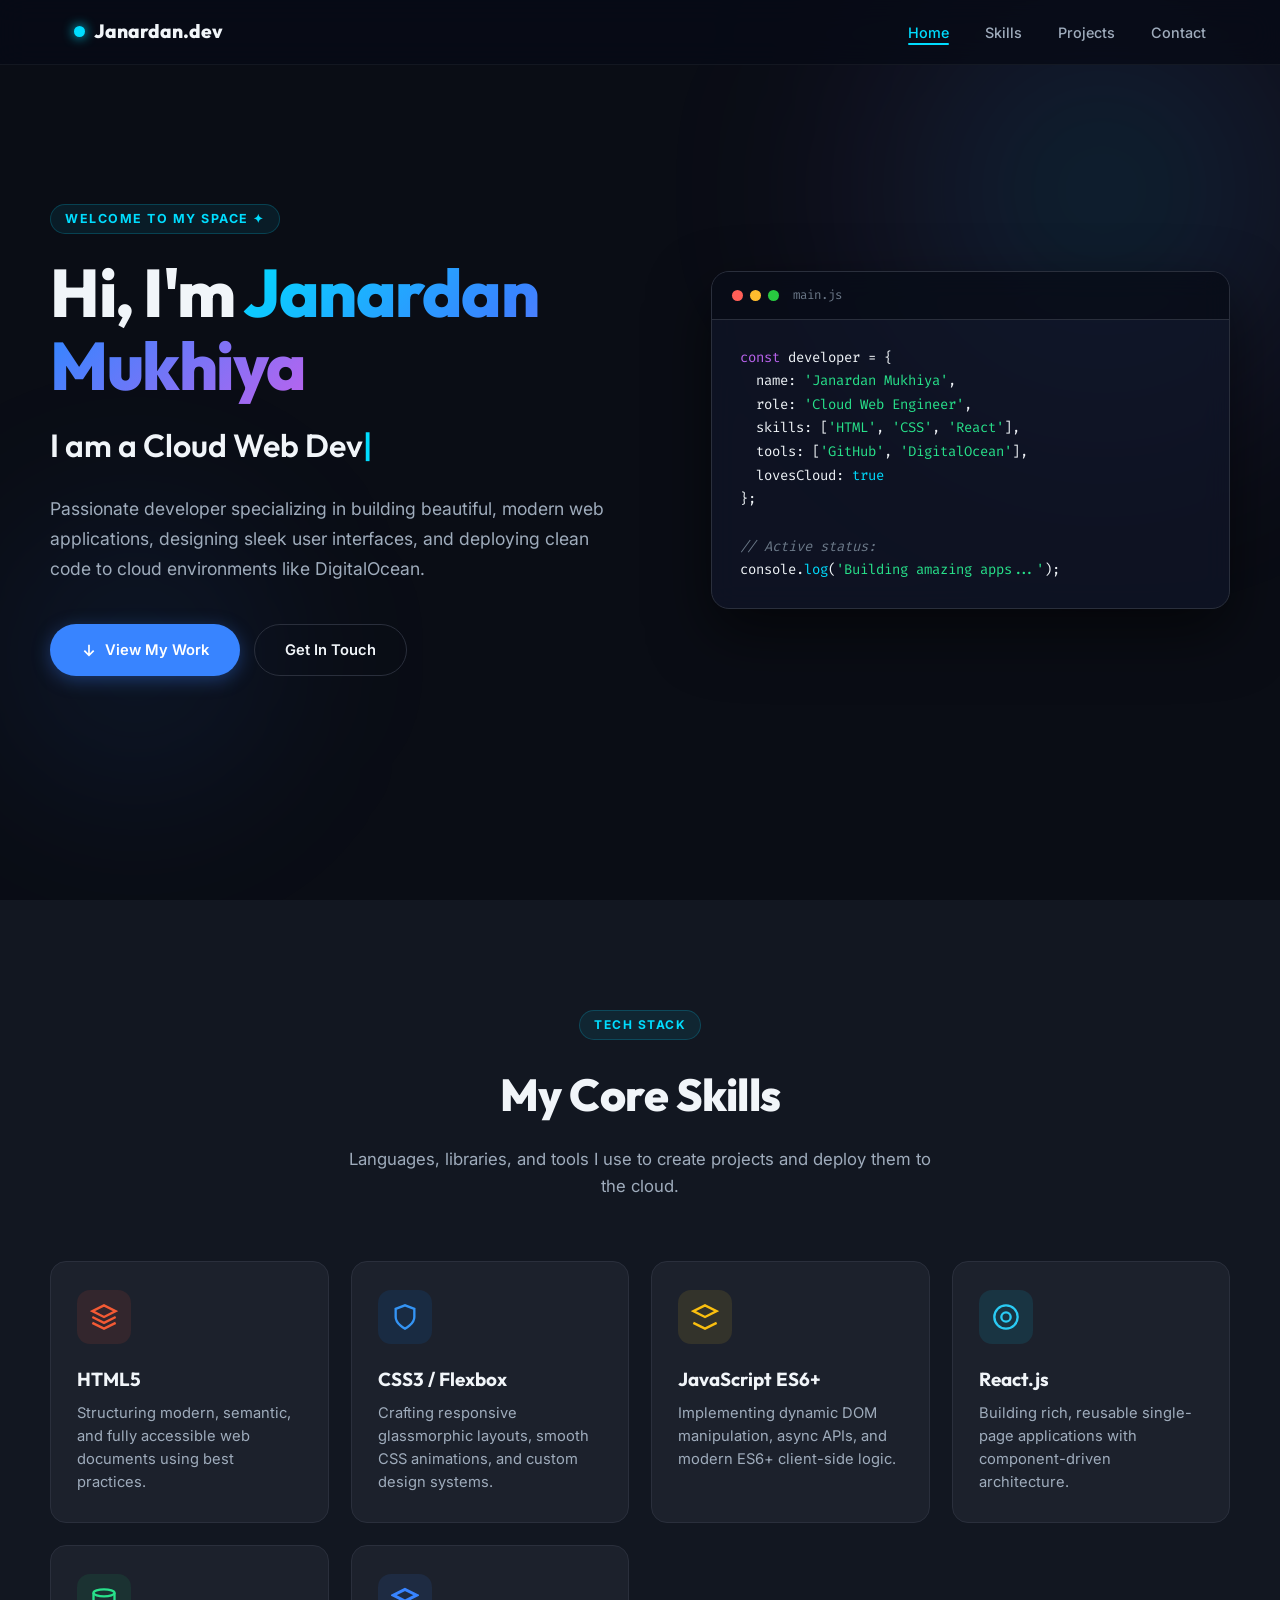
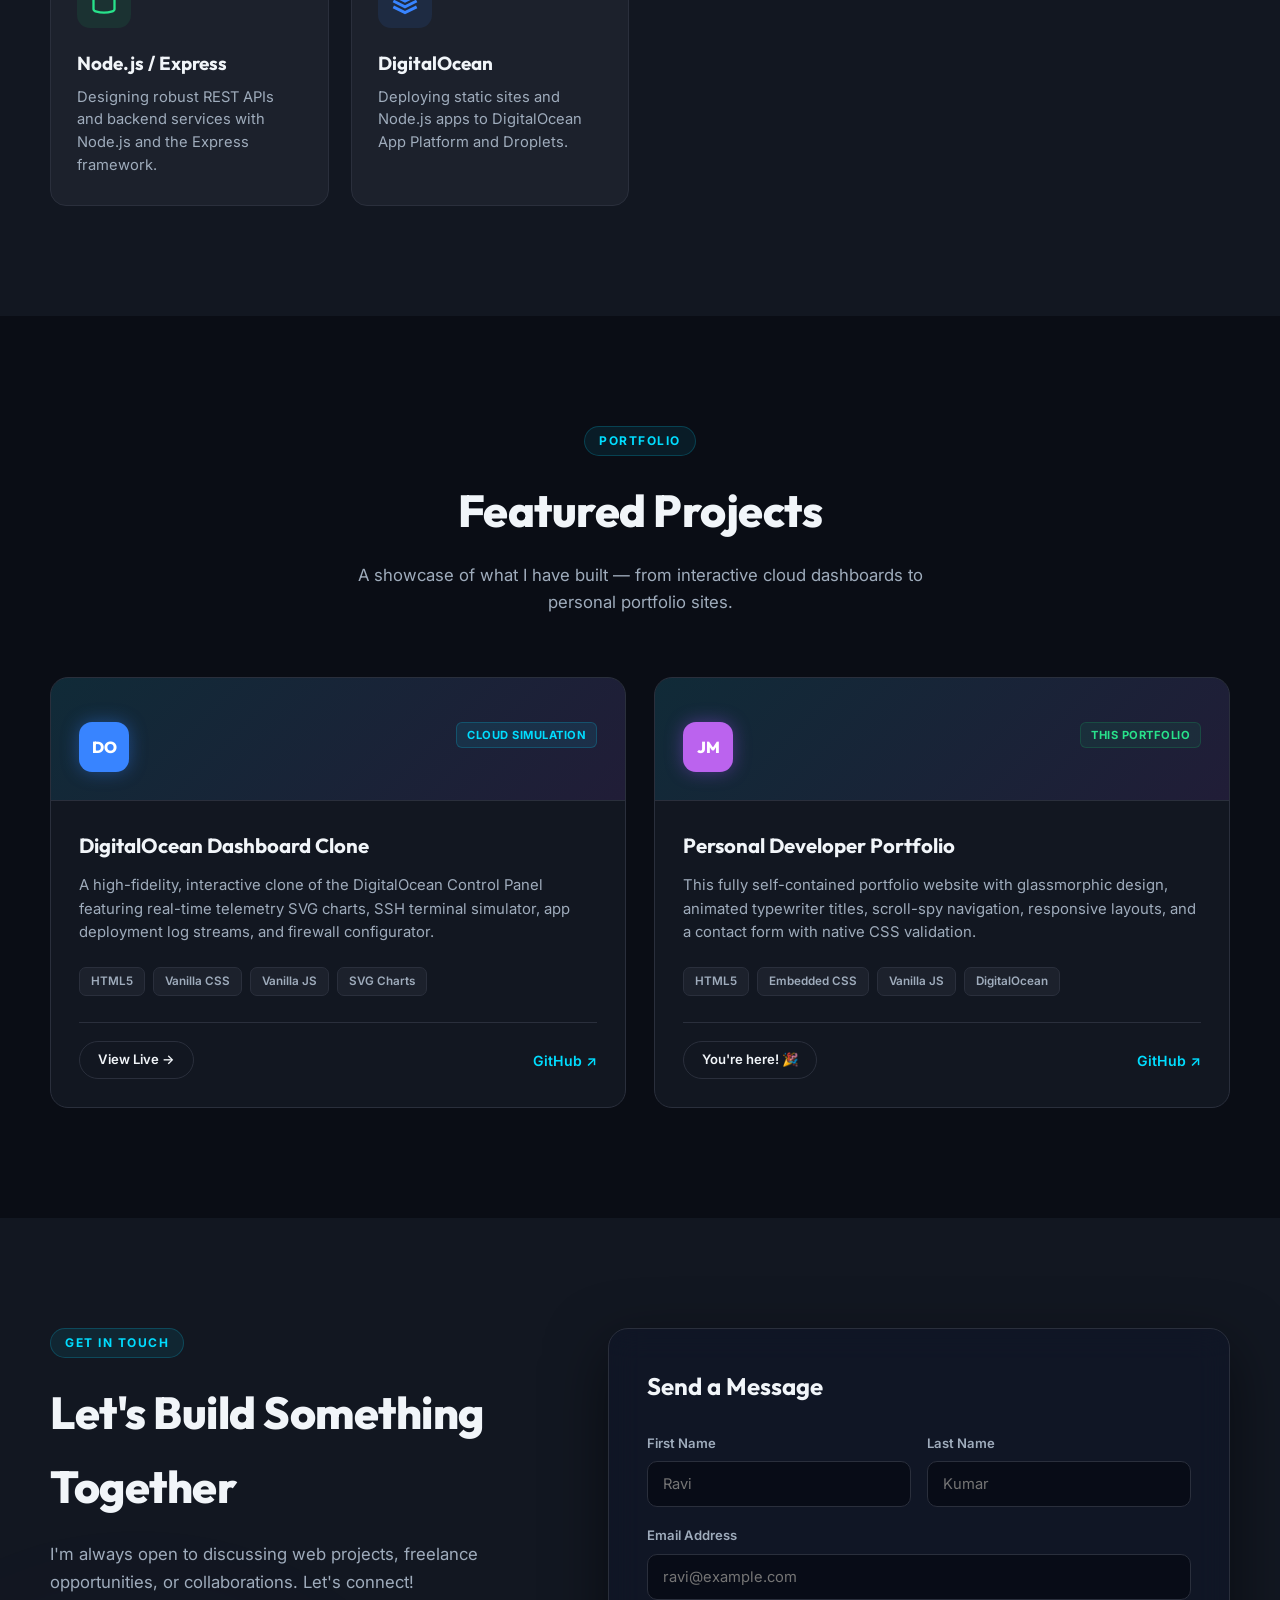
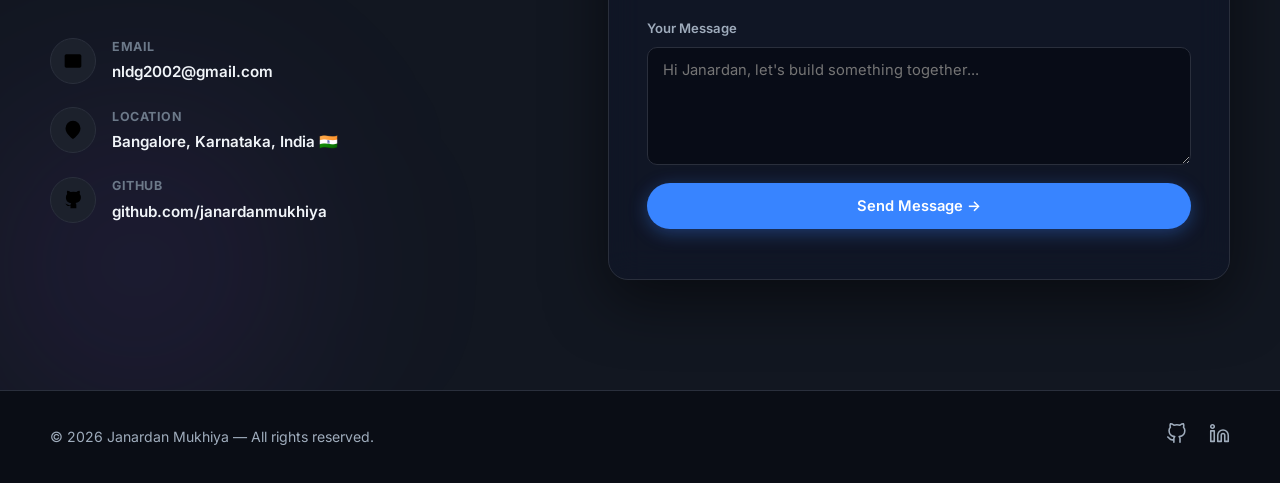
<file: portfolio/index.html>
<!DOCTYPE html>
<html lang="en">
<head>
  <meta charset="utf-8">
  <meta name="viewport" content="width=device-width, initial-scale=1.0">
  <title>Janardan Mukhiya | Developer Portfolio</title>
  <meta name="description" content="Personal developer portfolio of Janardan Mukhiya — Cloud Web Engineer specializing in modern web applications and DigitalOcean deployments.">
  <link rel="preconnect" href="https://fonts.googleapis.com">
  <link rel="preconnect" href="https://fonts.gstatic.com" crossorigin>
  <link href="https://fonts.googleapis.com/css2?family=Inter:wght@300;400;500;600;700&family=Outfit:wght@400;600;700;800&family=Fira+Code:wght@400;500&display=swap" rel="stylesheet">
  <style>
    /* ===== RESET & TOKENS ===== */
    *, *::before, *::after { box-sizing: border-box; margin: 0; padding: 0; }
    html { scroll-behavior: smooth; }

    :root {
      --bg:       hsl(222, 35%, 6%);
      --bg2:      hsl(222, 28%, 10%);
      --bg3:      hsl(222, 22%, 14%);
      --border:   hsl(222, 18%, 20%);
      --text:     hsl(210, 40%, 96%);
      --text2:    hsl(212, 18%, 68%);
      --muted:    hsl(212, 12%, 48%);
      --blue:     hsl(217, 100%, 61%);
      --cyan:     hsl(188, 100%, 50%);
      --purple:   hsl(278, 80%, 66%);
      --green:    hsl(152, 76%, 52%);
      --amber:    hsl(38, 96%, 56%);
      --grad:     linear-gradient(135deg, var(--cyan), var(--blue) 50%, var(--purple));
      --ff-title: 'Outfit', sans-serif;
      --ff-body:  'Inter', sans-serif;
      --ff-code:  'Fira Code', monospace;
      --ease:     cubic-bezier(.4,0,.2,1);
    }

    body {
      background: var(--bg);
      color: var(--text);
      font-family: var(--ff-body);
      font-size: 16px;
      line-height: 1.65;
      overflow-x: hidden;
    }

    ::-webkit-scrollbar { width: 8px; }
    ::-webkit-scrollbar-track { background: var(--bg); }
    ::-webkit-scrollbar-thumb { background: var(--border); border-radius: 4px; }

    *:focus-visible { outline: 2px solid var(--cyan); outline-offset: 3px; }

    /* ===== UTILITY ===== */
    .container { max-width: 1180px; margin: 0 auto; padding: 0 24px; }
    .grad-text {
      background: var(--grad);
      -webkit-background-clip: text;
      -webkit-text-fill-color: transparent;
      background-clip: text;
    }

    section { padding: 110px 24px; position: relative; }

    .section-label {
      display: inline-block;
      font-size: .75rem; font-weight: 700;
      text-transform: uppercase; letter-spacing: 1.5px;
      color: var(--cyan);
      background: rgba(0,215,255,.08);
      border: 1px solid rgba(0,215,255,.2);
      padding: 4px 14px; border-radius: 50px;
      margin-bottom: 18px;
    }
    .section-title {
      font-family: var(--ff-title);
      font-size: clamp(2rem, 4vw, 2.8rem);
      font-weight: 800; letter-spacing: -.5px;
      margin-bottom: 14px;
    }
    .section-sub { color: var(--text2); font-size: 1.05rem; max-width: 600px; }

    .center { text-align: center; }
    .center .section-sub { margin: 0 auto; }

    /* ===== BUTTONS ===== */
    .btn {
      display: inline-flex; align-items: center; gap: 8px;
      padding: 13px 30px; border-radius: 50px;
      font-family: var(--ff-body); font-weight: 600; font-size: .92rem;
      text-decoration: none; cursor: pointer;
      border: 1.5px solid transparent;
      transition: all .2s var(--ease);
    }
    .btn-primary { background: var(--blue); color: #fff; box-shadow: 0 4px 18px rgba(56,128,255,.35); }
    .btn-primary:hover { background: hsl(217,100%,55%); box-shadow: 0 4px 24px rgba(56,128,255,.55); transform: translateY(-2px); }
    .btn-outline { background: transparent; border-color: var(--border); color: var(--text); }
    .btn-outline:hover { border-color: var(--muted); background: var(--bg3); transform: translateY(-2px); }
    .btn-sm { padding: 7px 18px; font-size: .82rem; }
    .btn-ghost { background: transparent; border: none; color: var(--cyan); font-weight: 600; font-size: .88rem; text-decoration: none; }
    .btn-ghost:hover { color: #fff; text-decoration: underline; }

    /* ===== NAV ===== */
    .nav {
      position: fixed; top: 0; left: 0; width: 100%; z-index: 999;
      background: rgba(7,10,22,.8);
      backdrop-filter: blur(14px);
      border-bottom: 1px solid rgba(255,255,255,.05);
      transition: background .3s;
    }
    .nav-inner {
      display: flex; justify-content: space-between; align-items: center;
      max-width: 1180px; margin: 0 auto;
      padding: 16px 24px;
    }
    .nav-logo {
      font-family: var(--ff-title); font-weight: 800; font-size: 1.2rem;
      color: var(--text); text-decoration: none;
      display: flex; align-items: center; gap: 9px;
    }
    .logo-dot {
      width: 11px; height: 11px; border-radius: 50%;
      background: var(--cyan);
      box-shadow: 0 0 12px var(--cyan);
      animation: pulse 2.5s ease-in-out infinite;
    }
    @keyframes pulse { 0%,100%{box-shadow:0 0 8px var(--cyan)} 50%{box-shadow:0 0 20px var(--cyan)} }

    .nav-links { list-style: none; display: flex; gap: 36px; }
    .nav-links a {
      color: var(--text2); text-decoration: none; font-weight: 500; font-size: .9rem;
      position: relative; padding: 4px 0;
      transition: color .2s;
    }
    .nav-links a:hover, .nav-links a.active { color: var(--cyan); }
    .nav-links a::after {
      content: ''; position: absolute; bottom: 0; left: 0;
      width: 0; height: 2px;
      background: var(--cyan); border-radius: 2px;
      transition: width .25s var(--ease);
    }
    .nav-links a.active::after { width: 100%; }

    .hamburger {
      display: none; background: transparent; border: none;
      color: var(--text); cursor: pointer; padding: 4px;
    }

    /* ===== HERO ===== */
    .hero {
      min-height: 100vh;
      display: flex; align-items: center;
      padding-top: 90px;
      overflow: hidden;
    }
    .hero-glow {
      position: absolute; top: -10%; right: -8%;
      width: 560px; height: 560px; border-radius: 50%;
      background: radial-gradient(circle, rgba(0,215,255,.14) 0%, rgba(160,80,250,.07) 55%, transparent 100%);
      filter: blur(90px); pointer-events: none;
    }
    .hero-glow2 {
      position: absolute; bottom: 5%; left: -5%;
      width: 400px; height: 400px; border-radius: 50%;
      background: radial-gradient(circle, rgba(56,128,255,.12) 0%, transparent 70%);
      filter: blur(80px); pointer-events: none;
    }
    .hero-grid {
      display: grid; grid-template-columns: 1.15fr 1fr;
      align-items: center; gap: 64px;
      max-width: 1180px; margin: 0 auto; width: 100%;
      position: relative; z-index: 2;
    }
    .hero-eyebrow {
      display: inline-block;
      font-size: .78rem; font-weight: 700; text-transform: uppercase;
      letter-spacing: 1.5px;
      color: var(--cyan);
      background: rgba(0,215,255,.08);
      border: 1px solid rgba(0,215,255,.2);
      padding: 4px 14px; border-radius: 50px;
      margin-bottom: 22px;
    }
    .hero-title {
      font-family: var(--ff-title);
      font-size: clamp(2.8rem, 5.5vw, 4.2rem);
      font-weight: 800; line-height: 1.08; letter-spacing: -1.5px;
      margin-bottom: 18px;
      animation: fadeUp .7s var(--ease) both;
    }
    .hero-sub {
      font-family: var(--ff-title);
      font-size: clamp(1.4rem, 2.5vw, 2rem);
      font-weight: 600; color: var(--text);
      margin-bottom: 22px;
      animation: fadeUp .85s var(--ease) both;
    }
    .hero-sub .cursor {
      color: var(--cyan);
      animation: blink .8s step-end infinite;
    }
    @keyframes blink { 0%,100%{opacity:1} 50%{opacity:0} }
    .hero-desc {
      color: var(--text2); font-size: 1.1rem; max-width: 560px;
      margin-bottom: 40px; line-height: 1.7;
      animation: fadeUp 1s var(--ease) both;
    }
    .hero-btns { display: flex; gap: 14px; flex-wrap: wrap; animation: fadeUp 1.15s var(--ease) both; }

    @keyframes fadeUp {
      from { opacity:0; transform:translateY(22px); }
      to   { opacity:1; transform:translateY(0); }
    }

    /* CODE CARD */
    .code-card {
      background: rgba(16,22,40,.7);
      border: 1px solid var(--border);
      border-radius: 18px;
      overflow: hidden;
      box-shadow: 0 24px 60px rgba(0,0,0,.55);
      backdrop-filter: blur(14px);
      animation: float 6s ease-in-out infinite, fadeUp .9s var(--ease) both;
    }
    @keyframes float { 0%,100%{transform:translateY(0)} 50%{transform:translateY(-14px)} }
    .code-bar {
      display: flex; align-items: center; gap: 14px;
      padding: 13px 20px;
      background: rgba(6,9,18,.6);
      border-bottom: 1px solid var(--border);
    }
    .dots { display: flex; gap: 7px; }
    .dot { width: 11px; height: 11px; border-radius: 50%; }
    .d1 { background: #ff5f57; }
    .d2 { background: #febc2e; }
    .d3 { background: #28c840; }
    .code-filename { font-family: var(--ff-code); font-size: .78rem; color: var(--muted); }
    .code-body {
      padding: 26px 28px;
      font-family: var(--ff-code); font-size: .87rem; line-height: 1.7;
      color: var(--text);
    }
    .ck { color: var(--purple); }
    .cs { color: var(--green); }
    .cb { color: var(--cyan); }
    .cm { color: var(--muted); font-style: italic; }

    /* ===== SKILLS ===== */
    .skills-section { background: var(--bg2); }
    .skills-header { max-width: 600px; margin: 0 auto 60px; text-align: center; }
    .skills-grid {
      display: grid;
      grid-template-columns: repeat(auto-fit, minmax(250px, 1fr));
      gap: 22px;
      max-width: 1180px; margin: 0 auto;
    }
    .skill-card {
      background: var(--bg3);
      border: 1px solid var(--border);
      border-radius: 16px;
      padding: 28px 26px;
      transition: all .3s var(--ease);
      cursor: default;
    }
    .skill-card:hover {
      transform: translateY(-6px);
      border-color: var(--muted);
      box-shadow: 0 16px 40px rgba(0,0,0,.4);
    }
    .skill-icon-wrap {
      width: 54px; height: 54px; border-radius: 13px;
      display: flex; align-items: center; justify-content: center;
      margin-bottom: 20px;
      transition: transform .2s;
    }
    .skill-card:hover .skill-icon-wrap { transform: scale(1.08); }
    .skill-icon-wrap svg { width: 28px; height: 28px; }

    .ic-html  { background: rgba(255,80,50,.1);  color: hsl(12,90%,58%); }
    .ic-css   { background: rgba(0,130,250,.1);  color: hsl(210,90%,58%); }
    .ic-js    { background: rgba(255,200,30,.1); color: hsl(45,96%,52%); }
    .ic-react { background: rgba(0,210,250,.1);  color: hsl(192,90%,56%); }
    .ic-node  { background: rgba(20,190,100,.1); color: hsl(152,76%,52%); }
    .ic-git   { background: rgba(230,50,40,.1);  color: hsl(3,80%,55%); }
    .ic-do    { background: rgba(56,128,255,.1); color: var(--blue); }

    .skill-name { font-family: var(--ff-title); font-weight: 700; font-size: 1.18rem; margin-bottom: 7px; }
    .skill-desc { color: var(--text2); font-size: .92rem; line-height: 1.55; }

    /* ===== PROJECTS ===== */
    .projects-header { max-width: 600px; margin: 0 auto 60px; text-align: center; }
    .projects-grid {
      display: grid;
      grid-template-columns: repeat(auto-fit, minmax(340px, 1fr));
      gap: 28px;
      max-width: 1180px; margin: 0 auto;
    }
    .project-card {
      background: var(--bg2);
      border: 1px solid var(--border);
      border-radius: 18px; overflow: hidden;
      display: flex; flex-direction: column;
      transition: all .3s var(--ease);
    }
    .project-card:hover {
      transform: translateY(-7px);
      border-color: var(--muted);
      box-shadow: 0 20px 50px rgba(0,0,0,.5);
    }
    .project-top {
      padding: 44px 28px 28px;
      background: linear-gradient(135deg, rgba(0,215,255,.1), rgba(160,80,250,.1));
      border-bottom: 1px solid var(--border);
      display: flex; justify-content: space-between; align-items: flex-start;
    }
    .project-icon {
      width: 50px; height: 50px; border-radius: 13px;
      display: flex; align-items: center; justify-content: center;
      font-family: var(--ff-title); font-weight: 800; font-size: 1rem; color: #fff;
    }
    .pi-blue   { background: var(--blue); box-shadow: 0 0 18px rgba(56,128,255,.4); }
    .pi-purple { background: var(--purple); box-shadow: 0 0 18px rgba(160,80,250,.4); }

    .proj-tag {
      font-size: .7rem; font-weight: 700; text-transform: uppercase; letter-spacing: .5px;
      padding: 3px 10px; border-radius: 6px;
    }
    .tag-cyan   { color: var(--cyan); background: rgba(0,215,255,.09); border: 1px solid rgba(0,215,255,.2); }
    .tag-green  { color: var(--green); background: rgba(20,190,100,.09); border: 1px solid rgba(20,190,100,.2); }

    .project-body { padding: 28px; flex: 1; display: flex; flex-direction: column; }
    .project-title { font-family: var(--ff-title); font-weight: 700; font-size: 1.28rem; margin-bottom: 11px; }
    .project-desc { color: var(--text2); font-size: .93rem; flex: 1; margin-bottom: 22px; line-height: 1.6; }
    .project-chips { display: flex; flex-wrap: wrap; gap: 8px; margin-bottom: 26px; }
    .chip {
      font-size: .73rem; font-weight: 600;
      background: var(--bg3); color: var(--text2);
      padding: 4px 11px; border-radius: 7px;
      border: 1px solid var(--border);
    }
    .project-links {
      display: flex; justify-content: space-between; align-items: center;
      padding-top: 18px; border-top: 1px solid var(--border);
    }

    /* ===== CONTACT ===== */
    .contact-section { background: var(--bg2); overflow: hidden; }
    .contact-glow {
      position: absolute; bottom: -15%; left: -8%;
      width: 480px; height: 480px; border-radius: 50%;
      background: radial-gradient(circle, rgba(160,80,250,.13) 0%, transparent 70%);
      filter: blur(90px); pointer-events: none;
    }
    .contact-grid {
      display: grid; grid-template-columns: 1fr 1.25fr;
      gap: 60px; align-items: start;
      max-width: 1180px; margin: 0 auto;
      position: relative; z-index: 2;
    }
    .contact-title {
      font-family: var(--ff-title); font-weight: 800;
      font-size: clamp(2rem, 3.5vw, 2.8rem);
      letter-spacing: -.5px; margin-bottom: 16px;
    }
    .contact-text { color: var(--text2); font-size: 1.05rem; margin-bottom: 40px; line-height: 1.7; }
    .contact-items { display: flex; flex-direction: column; gap: 22px; }
    .contact-item { display: flex; align-items: center; gap: 16px; }
    .ci-icon {
      width: 46px; height: 46px; border-radius: 50%;
      display: flex; align-items: center; justify-content: center;
      background: var(--bg3); border: 1px solid var(--border);
      color: var(--cyan); flex-shrink: 0;
    }
    .ci-icon svg { width: 20px; height: 20px; }
    .ci-label { font-size: .78rem; font-weight: 700; text-transform: uppercase; letter-spacing: .5px; color: var(--muted); margin-bottom: 2px; }
    .ci-val { font-weight: 600; font-size: .95rem; }
    .ci-val a { color: var(--text); text-decoration: none; transition: color .2s; }
    .ci-val a:hover { color: var(--cyan); }

    /* FORM */
    .form-card {
      background: rgba(16,22,40,.65);
      border: 1px solid var(--border);
      border-radius: 20px; padding: 38px;
      backdrop-filter: blur(16px);
      box-shadow: 0 20px 60px rgba(0,0,0,.5);
    }
    .form-title { font-family: var(--ff-title); font-weight: 700; font-size: 1.5rem; margin-bottom: 26px; }
    .form-row { display: grid; grid-template-columns: 1fr 1fr; gap: 16px; }
    .form-group { display: flex; flex-direction: column; gap: 7px; margin-bottom: 18px; }
    .form-group label { font-size: .82rem; font-weight: 600; color: var(--text2); }
    .form-group input, .form-group textarea {
      background: rgba(6,9,18,.7);
      border: 1.5px solid var(--border);
      border-radius: 10px; padding: 13px 15px;
      color: var(--text);
      font-family: var(--ff-body); font-size: .92rem;
      transition: border-color .2s, box-shadow .2s;
      resize: vertical;
    }
    .form-group input:focus, .form-group textarea:focus {
      border-color: var(--cyan);
      box-shadow: 0 0 0 3px rgba(0,215,255,.1);
      outline: none;
    }
    .form-group input:user-valid, .form-group textarea:user-valid { border-color: var(--green); }
    .form-group input:user-invalid, .form-group textarea:user-invalid { border-color: hsl(355,80%,58%); }
    .form-status { margin-top: 12px; font-size: .88rem; font-weight: 600; }
    .status-ok  { color: var(--green); }
    .status-err { color: hsl(355,80%,58%); }

    /* ===== FOOTER ===== */
    .footer {
      background: var(--bg);
      border-top: 1px solid var(--border);
      padding: 32px 24px;
    }
    .footer-inner {
      max-width: 1180px; margin: 0 auto;
      display: flex; justify-content: space-between; align-items: center;
    }
    .footer-copy { color: var(--text2); font-size: .88rem; }
    .footer-socials { display: flex; gap: 22px; }
    .footer-socials a { color: var(--text2); transition: color .2s; }
    .footer-socials a:hover { color: var(--text); }
    .footer-socials svg { width: 21px; height: 21px; fill: none; stroke: currentColor; stroke-width: 1.8; stroke-linecap: round; stroke-linejoin: round; }

    /* ===== RESPONSIVE ===== */
    @media (max-width: 900px) {
      .hero-grid    { grid-template-columns: 1fr; gap: 50px; }
      .code-card    { max-width: 480px; }
      .contact-grid { grid-template-columns: 1fr; gap: 40px; }
      .form-row     { grid-template-columns: 1fr; }
    }
    @media (max-width: 700px) {
      .nav-links { display: none; flex-direction: column; gap: 14px; }
      .nav-links.open {
        display: flex; position: absolute; top: 100%; left: 0; width: 100%;
        background: var(--bg2); padding: 20px 24px;
        border-bottom: 1px solid var(--border);
      }
      .hamburger { display: block; }
      section { padding: 80px 20px; }
      .hero-title { font-size: 2.5rem; }
      .projects-grid { grid-template-columns: 1fr; }
      .footer-inner { flex-direction: column; gap: 18px; text-align: center; }
    }
  </style>
</head>
<body>

  <!-- NAV -->
  <header class="nav">
    <div class="nav-inner">
      <a href="#hero" class="nav-logo">
        <span class="logo-dot"></span>
        Janardan.dev
      </a>
      <button class="hamburger" id="ham" aria-label="Toggle menu" aria-expanded="false">
        <svg width="24" height="24" viewBox="0 0 24 24" fill="none" stroke="currentColor" stroke-width="2" stroke-linecap="round">
          <line x1="3" y1="6" x2="21" y2="6"/>
          <line x1="3" y1="12" x2="21" y2="12"/>
          <line x1="3" y1="18" x2="21" y2="18"/>
        </svg>
      </button>
      <ul class="nav-links" id="navmenu">
        <li><a href="#hero"    class="active">Home</a></li>
        <li><a href="#skills">Skills</a></li>
        <li><a href="#projects">Projects</a></li>
        <li><a href="#contact">Contact</a></li>
      </ul>
    </div>
  </header>

  <main>

    <!-- HERO -->
    <section id="hero" class="hero">
      <div class="hero-glow"></div>
      <div class="hero-glow2"></div>
      <div class="hero-grid">
        <div class="hero-content">
          <span class="hero-eyebrow">Welcome to my space ✦</span>
          <h1 class="hero-title">
            Hi, I'm <span class="grad-text">Janardan Mukhiya</span>
          </h1>
          <h2 class="hero-sub">
            I am a <span id="typewriter"></span><span class="cursor">|</span>
          </h2>
          <p class="hero-desc">
            Passionate developer specializing in building beautiful, modern web applications, designing sleek user interfaces, and deploying clean code to cloud environments like DigitalOcean.
          </p>
          <div class="hero-btns">
            <a href="#projects" class="btn btn-primary">
              <svg width="16" height="16" fill="none" stroke="currentColor" stroke-width="2.5" viewBox="0 0 24 24"><path d="M12 20v-16M5 13l7 7 7-7"/></svg>
              View My Work
            </a>
            <a href="#contact" class="btn btn-outline">Get In Touch</a>
          </div>
        </div>

        <div class="code-card">
          <div class="code-bar">
            <div class="dots">
              <span class="dot d1"></span>
              <span class="dot d2"></span>
              <span class="dot d3"></span>
            </div>
            <span class="code-filename">main.js</span>
          </div>
          <div class="code-body">
<span class="ck">const</span> developer = {<br>
&nbsp;&nbsp;name: <span class="cs">'Janardan Mukhiya'</span>,<br>
&nbsp;&nbsp;role: <span class="cs">'Cloud Web Engineer'</span>,<br>
&nbsp;&nbsp;skills: [<span class="cs">'HTML'</span>, <span class="cs">'CSS'</span>, <span class="cs">'React'</span>],<br>
&nbsp;&nbsp;tools: [<span class="cs">'GitHub'</span>, <span class="cs">'DigitalOcean'</span>],<br>
&nbsp;&nbsp;lovesCloud: <span class="cb">true</span><br>
};<br><br>
<span class="cm">// Active status:</span><br>
console.<span class="cb">log</span>(<span class="cs">'Building amazing apps...'</span>);
          </div>
        </div>
      </div>
    </section>

    <!-- SKILLS -->
    <section id="skills" class="skills-section">
      <div class="skills-header">
        <span class="section-label">Tech Stack</span>
        <h2 class="section-title">My Core Skills</h2>
        <p class="section-sub">Languages, libraries, and tools I use to create projects and deploy them to the cloud.</p>
      </div>
      <div class="skills-grid">

        <div class="skill-card">
          <div class="skill-icon-wrap ic-html">
            <svg viewBox="0 0 24 24" fill="none" stroke="currentColor" stroke-width="2"><path d="M12 2L2 7l10 5 10-5-10-5zM2 17l10 5 10-5M2 12l10 5 10-5"/></svg>
          </div>
          <h3 class="skill-name">HTML5</h3>
          <p class="skill-desc">Structuring modern, semantic, and fully accessible web documents using best practices.</p>
        </div>

        <div class="skill-card">
          <div class="skill-icon-wrap ic-css">
            <svg viewBox="0 0 24 24" fill="none" stroke="currentColor" stroke-width="2"><path d="M12 22s8-4 8-10V5l-8-3-8 3v7c0 6 8 10 8 10z"/></svg>
          </div>
          <h3 class="skill-name">CSS3 / Flexbox</h3>
          <p class="skill-desc">Crafting responsive glassmorphic layouts, smooth CSS animations, and custom design systems.</p>
        </div>

        <div class="skill-card">
          <div class="skill-icon-wrap ic-js">
            <svg viewBox="0 0 24 24" fill="none" stroke="currentColor" stroke-width="2"><polygon points="12 2 2 7 12 12 22 7 12 2"></polygon><polyline points="2 17 12 22 22 17"></polyline></svg>
          </div>
          <h3 class="skill-name">JavaScript ES6+</h3>
          <p class="skill-desc">Implementing dynamic DOM manipulation, async APIs, and modern ES6+ client-side logic.</p>
        </div>

        <div class="skill-card">
          <div class="skill-icon-wrap ic-react">
            <svg viewBox="0 0 24 24" fill="none" stroke="currentColor" stroke-width="2"><circle cx="12" cy="12" r="10"></circle><path d="M8 12a4 4 0 1 1 8 0 4 4 0 1 1-8 0"/></svg>
          </div>
          <h3 class="skill-name">React.js</h3>
          <p class="skill-desc">Building rich, reusable single-page applications with component-driven architecture.</p>
        </div>

        <div class="skill-card">
          <div class="skill-icon-wrap ic-node">
            <svg viewBox="0 0 24 24" fill="none" stroke="currentColor" stroke-width="2"><ellipse cx="12" cy="5" rx="9" ry="3"></ellipse><path d="M3 5v14c0 1.66 4 3 9 3s9-1.34 9-3V5"></path></svg>
          </div>
          <h3 class="skill-name">Node.js / Express</h3>
          <p class="skill-desc">Designing robust REST APIs and backend services with Node.js and the Express framework.</p>
        </div>

        <div class="skill-card">
          <div class="skill-icon-wrap ic-do">
            <svg viewBox="0 0 24 24" fill="none" stroke="currentColor" stroke-width="2.5"><path d="M12 2L2 7l10 5 10-5-10-5zM2 17l10 5 10-5M2 12l10 5 10-5"/></svg>
          </div>
          <h3 class="skill-name">DigitalOcean</h3>
          <p class="skill-desc">Deploying static sites and Node.js apps to DigitalOcean App Platform and Droplets.</p>
        </div>

      </div>
    </section>

    <!-- PROJECTS -->
    <section id="projects">
      <div class="projects-header center">
        <span class="section-label">Portfolio</span>
        <h2 class="section-title">Featured Projects</h2>
        <p class="section-sub">A showcase of what I have built — from interactive cloud dashboards to personal portfolio sites.</p>
      </div>
      <div class="projects-grid">

        <div class="project-card">
          <div class="project-top">
            <div class="project-icon pi-blue">DO</div>
            <span class="proj-tag tag-cyan">Cloud Simulation</span>
          </div>
          <div class="project-body">
            <h3 class="project-title">DigitalOcean Dashboard Clone</h3>
            <p class="project-desc">A high-fidelity, interactive clone of the DigitalOcean Control Panel featuring real-time telemetry SVG charts, SSH terminal simulator, app deployment log streams, and firewall configurator.</p>
            <div class="project-chips">
              <span class="chip">HTML5</span>
              <span class="chip">Vanilla CSS</span>
              <span class="chip">Vanilla JS</span>
              <span class="chip">SVG Charts</span>
            </div>
            <div class="project-links">
              <a href="../index.html" class="btn btn-sm btn-outline">View Live →</a>
              <a href="https://github.com/janardanmukhiya" class="btn-ghost" target="_blank">GitHub ↗</a>
            </div>
          </div>
        </div>

        <div class="project-card">
          <div class="project-top">
            <div class="project-icon pi-purple">JM</div>
            <span class="proj-tag tag-green">This Portfolio</span>
          </div>
          <div class="project-body">
            <h3 class="project-title">Personal Developer Portfolio</h3>
            <p class="project-desc">This fully self-contained portfolio website with glassmorphic design, animated typewriter titles, scroll-spy navigation, responsive layouts, and a contact form with native CSS validation.</p>
            <div class="project-chips">
              <span class="chip">HTML5</span>
              <span class="chip">Embedded CSS</span>
              <span class="chip">Vanilla JS</span>
              <span class="chip">DigitalOcean</span>
            </div>
            <div class="project-links">
              <a href="#hero" class="btn btn-sm btn-outline">You're here! 🎉</a>
              <a href="https://github.com/janardanmukhiya" class="btn-ghost" target="_blank">GitHub ↗</a>
            </div>
          </div>
        </div>

      </div>
    </section>

    <!-- CONTACT -->
    <section id="contact" class="contact-section">
      <div class="contact-glow"></div>
      <div class="contact-grid">

        <div>
          <span class="section-label">Get In Touch</span>
          <h2 class="contact-title">Let's Build Something Together</h2>
          <p class="contact-text">I'm always open to discussing web projects, freelance opportunities, or collaborations. Let's connect!</p>
          <div class="contact-items">
            <div class="contact-item">
              <div class="ci-icon">
                <svg viewBox="0 0 24 24"><path d="M4 4h16c1.1 0 2 .9 2 2v12c0 1.1-.9 2-2 2H4c-1.1 0-2-.9-2-2V6c0-1.1.9-2 2-2z"></path><polyline points="22,6 12,13 2,6"></polyline></svg>
              </div>
              <div>
                <div class="ci-label">Email</div>
                <div class="ci-val"><a href="mailto:nldg2002@gmail.com">nldg2002@gmail.com</a></div>
              </div>
            </div>
            <div class="contact-item">
              <div class="ci-icon">
                <svg viewBox="0 0 24 24"><path d="M21 10c0 7-9 13-9 13s-9-6-9-13a9 9 0 0 1 18 0z"></path><circle cx="12" cy="10" r="3"></circle></svg>
              </div>
              <div>
                <div class="ci-label">Location</div>
                <div class="ci-val">Bangalore, Karnataka, India 🇮🇳</div>
              </div>
            </div>
            <div class="contact-item">
              <div class="ci-icon">
                <svg viewBox="0 0 24 24"><path d="M9 19c-5 1.5-5-2.5-7-3m14 6v-3.87a3.37 3.37 0 0 0-.94-2.61c3.14-.35 6.44-1.54 6.44-7A5.44 5.44 0 0 0 20 4.77 5.07 5.07 0 0 0 19.91 1S18.73.65 16 2.48a13.38 13.38 0 0 0-7 0C6.27.65 5.09 1 5.09 1A5.07 5.07 0 0 0 5 4.77a5.44 5.44 0 0 0-1.5 3.78c0 5.42 3.3 6.61 6.44 7A3.37 3.37 0 0 0 9 18.13V22"></path></svg>
              </div>
              <div>
                <div class="ci-label">GitHub</div>
                <div class="ci-val"><a href="https://github.com/janardanmukhiya" target="_blank">github.com/janardanmukhiya</a></div>
              </div>
            </div>
          </div>
        </div>

        <div class="form-card">
          <h3 class="form-title">Send a Message</h3>
          <form id="contactForm" onsubmit="submitForm(event)">
            <input type="hidden" name="access_key" value="0eb5aed2-9410-4c43-acb3-7a5bc9135e12">
            <div class="form-row">
              <div class="form-group">
                <label for="fname">First Name</label>
                <input type="text" id="fname" name="fname" required placeholder="Ravi">
              </div>
              <div class="form-group">
                <label for="lname">Last Name</label>
                <input type="text" id="lname" name="lname" required placeholder="Kumar">
              </div>
            </div>
            <div class="form-group">
              <label for="email">Email Address</label>
              <input type="email" id="email" name="email" required placeholder="ravi@example.com">
            </div>
            <div class="form-group">
              <label for="msg">Your Message</label>
              <textarea id="msg" name="msg" rows="5" required placeholder="Hi Janardan, let's build something together..."></textarea>
            </div>
            <button type="submit" class="btn btn-primary" style="width:100%; justify-content:center;" id="submitBtn">
              Send Message →
            </button>
            <div class="form-status" id="formStatus"></div>
          </form>
        </div>

      </div>
    </section>

  </main>

  <!-- FOOTER -->
  <footer class="footer">
    <div class="footer-inner">
      <p class="footer-copy">© 2026 Janardan Mukhiya — All rights reserved.</p>
      <div class="footer-socials">
        <a href="https://github.com/janardanmukhiya" target="_blank" aria-label="GitHub">
          <svg viewBox="0 0 24 24"><path d="M9 19c-5 1.5-5-2.5-7-3m14 6v-3.87a3.37 3.37 0 0 0-.94-2.61c3.14-.35 6.44-1.54 6.44-7A5.44 5.44 0 0 0 20 4.77 5.07 5.07 0 0 0 19.91 1S18.73.65 16 2.48a13.38 13.38 0 0 0-7 0C6.27.65 5.09 1 5.09 1A5.07 5.07 0 0 0 5 4.77a5.44 5.44 0 0 0-1.5 3.78c0 5.42 3.3 6.61 6.44 7A3.37 3.37 0 0 0 9 18.13V22"></path></svg>
        </a>
        <a href="https://linkedin.com" target="_blank" aria-label="LinkedIn">
          <svg viewBox="0 0 24 24"><path d="M16 8a6 6 0 0 1 6 6v7h-4v-7a2 2 0 0 0-2-2 2 2 0 0 0-2 2v7h-4v-7a6 6 0 0 1 6-6z"></path><rect x="2" y="9" width="4" height="12"></rect><circle cx="4" cy="4" r="2"></circle></svg>
        </a>
      </div>
    </div>
  </footer>

  <script>
    // ===== TYPEWRITER =====
    const words = ['Cloud Web Developer', 'Creative Designer', 'Problem Solver', 'DigitalOcean Student'];
    let wi = 0, ci = 0, deleting = false;
    const tw = document.getElementById('typewriter');
    function type() {
      const word = words[wi];
      tw.textContent = deleting ? word.slice(0, ci - 1) : word.slice(0, ci + 1);
      deleting ? ci-- : ci++;
      let delay = deleting ? 50 : 115;
      if (!deleting && ci === word.length) { delay = 2000; deleting = true; }
      else if (deleting && ci === 0)       { delay = 450;  deleting = false; wi = (wi + 1) % words.length; }
      setTimeout(type, delay);
    }
    setTimeout(type, 800);

    // ===== SCROLL SPY =====
    const sections = document.querySelectorAll('section[id]');
    const links    = document.querySelectorAll('.nav-links a');
    window.addEventListener('scroll', () => {
      const pos = window.scrollY + 140;
      sections.forEach(sec => {
        if (pos >= sec.offsetTop && pos < sec.offsetTop + sec.offsetHeight) {
          links.forEach(a => {
            a.classList.toggle('active', a.getAttribute('href') === '#' + sec.id);
          });
        }
      });
    }, { passive: true });

    // ===== HAMBURGER =====
    const ham  = document.getElementById('ham');
    const menu = document.getElementById('navmenu');
    ham.addEventListener('click', () => {
      const open = menu.classList.toggle('open');
      ham.setAttribute('aria-expanded', open);
    });
    links.forEach(a => a.addEventListener('click', () => menu.classList.remove('open')));

    // ===== CONTACT FORM =====
    async function submitForm(e) {
      e.preventDefault();
      const btn    = document.getElementById('submitBtn');
      const status = document.getElementById('formStatus');
      const fname  = document.getElementById('fname').value.trim();
      btn.textContent = 'Sending…';
      btn.disabled = true;

      const formData = new FormData(e.target);

      try {
        const response = await fetch("https://api.web3forms.com/submit", {
          method: "POST",
          body: formData
        });
        const result = await response.json();
        
        if (result.success) {
          status.className = 'form-status status-ok';
          status.textContent = `✓ Thank you, ${fname}! Your message was sent successfully. I'll reply soon.`;
          e.target.reset();
        } else {
          status.className = 'form-status status-err';
          status.textContent = `✗ Oops! ${result.message || 'Something went wrong.'}`;
        }
      } catch (error) {
        status.className = 'form-status status-err';
        status.textContent = `✗ Network error. Please try again later.`;
      } finally {
        btn.textContent = 'Send Message →';
        btn.disabled = false;
        setTimeout(() => { status.textContent = ''; }, 6000);
      }
    }
  </script>
</body>
</html>
</file>
<file: styles.css>
/* GLOBAL CSS DESIGN SYSTEM & TOKENS */

:root {
  /* Fonts */
  --font-body: 'Inter', -apple-system, BlinkMacSystemFont, "Segoe UI", Roboto, sans-serif;
  --font-title: 'Outfit', -apple-system, BlinkMacSystemFont, "Segoe UI", Roboto, sans-serif;
  --font-mono: 'Fira Code', monospace;

  /* Theme: Dark Mode (Default) */
  --bg-primary: hsl(222, 25%, 9%);
  --bg-secondary: hsl(222, 22%, 13%);
  --bg-tertiary: hsl(222, 20%, 16%);
  --border-muted: hsl(222, 16%, 20%);
  --border-active: hsl(217, 100%, 61%);
  --text-primary: hsl(210, 38%, 96%);
  --text-secondary: hsl(212, 16%, 70%);
  --text-muted: hsl(212, 12%, 50%);

  /* Accents */
  --accent-primary: hsl(217, 100%, 61%); /* DigitalOcean Blue */
  --accent-secondary: hsl(270, 85%, 65%); /* Purple */
  --accent-success: hsl(150, 80%, 54%); /* Green */
  --accent-warning: hsl(38, 95%, 58%); /* Amber */
  --accent-danger: hsl(355, 85%, 60%); /* Red */

  /* Glassmorphism details */
  --glass-bg: rgba(22, 28, 45, 0.65);
  --glass-border: rgba(255, 255, 255, 0.05);
  --glass-blur: blur(12px);
  --shadow-sm: 0 2px 8px rgba(0, 0, 0, 0.3);
  --shadow-md: 0 8px 30px rgba(0, 0, 0, 0.4);
  --shadow-lg: 0 16px 40px rgba(0, 0, 0, 0.5);

  --transition-fast: 0.15s cubic-bezier(0.4, 0, 0.2, 1);
  --transition-normal: 0.25s cubic-bezier(0.4, 0, 0.2, 1);
}

/* Light Theme Variables */
[data-theme="light"] {
  --bg-primary: hsl(210, 25%, 97%);
  --bg-secondary: hsl(0, 0%, 100%);
  --bg-tertiary: hsl(210, 20%, 93%);
  --border-muted: hsl(214, 15%, 88%);
  --border-active: hsl(217, 100%, 55%);
  --text-primary: hsl(222, 25%, 12%);
  --text-secondary: hsl(222, 15%, 40%);
  --text-muted: hsl(222, 10%, 60%);

  --accent-primary: hsl(217, 100%, 55%);
  --accent-secondary: hsl(270, 75%, 55%);
  --accent-success: hsl(150, 75%, 38%);
  --accent-warning: hsl(38, 95%, 45%);
  --accent-danger: hsl(355, 80%, 50%);

  --glass-bg: rgba(255, 255, 255, 0.85);
  --glass-border: rgba(0, 0, 0, 0.06);
  --glass-blur: blur(8px);
  --shadow-sm: 0 2px 6px rgba(0, 0, 0, 0.05);
  --shadow-md: 0 6px 20px rgba(0, 0, 0, 0.08);
  --shadow-lg: 0 12px 36px rgba(0, 0, 0, 0.1);
}

/* Base resets & layout */
* {
  box-sizing: border-box;
  margin: 0;
  padding: 0;
}

html, body {
  width: 100%;
  height: 100%;
  background-color: var(--bg-primary);
  color: var(--text-primary);
  font-family: var(--font-body);
  font-size: 15px;
  line-height: 1.5;
  overflow: hidden;
  transition: background-color var(--transition-normal), color var(--transition-normal);
}

/* Accessibility Focus Management */
*:focus-visible {
  outline: 2px solid var(--border-active);
  outline-offset: 2px;
}

/* Custom modern scrollbars */
::-webkit-scrollbar {
  width: 8px;
  height: 8px;
}
::-webkit-scrollbar-track {
  background: var(--bg-primary);
}
::-webkit-scrollbar-thumb {
  background: var(--border-muted);
  border-radius: 4px;
}
::-webkit-scrollbar-thumb:hover {
  background: var(--text-muted);
}

/* Layout Shell: 2 Column (Sidebar + Content Grid) */
.app-shell {
  display: grid;
  grid-template-rows: 64px 1-fraction;
  grid-template-columns: 240px 1fr;
  grid-template-areas: 
    "header header"
    "sidebar main";
  width: 100vw;
  height: 100vh;
}

/* HEADER STYLE LANDMARK */
.app-header {
  grid-area: header;
  display: flex;
  justify-content: space-between;
  align-items: center;
  padding: 0 20px;
  background-color: var(--bg-secondary);
  border-bottom: 1px solid var(--border-muted);
  z-index: 100;
  transition: background-color var(--transition-normal), border-color var(--transition-normal);
}

.header-left, .header-right {
  display: flex;
  align-items: center;
  gap: 16px;
}

.logo-link {
  display: flex;
  align-items: center;
  gap: 8px;
  text-decoration: none;
  color: var(--accent-primary);
  font-family: var(--font-title);
  font-weight: 700;
  font-size: 1.25rem;
  letter-spacing: -0.5px;
  transition: transform var(--transition-fast);
}
.logo-link:hover {
  transform: translateY(-1px);
}
.logo-svg {
  filter: drop-shadow(0 0 6px rgba(0, 105, 255, 0.4));
}
.logo-text {
  color: var(--text-primary);
  font-weight: 800;
}

/* Project Dropdown Selector */
.project-selector {
  position: relative;
}
.project-btn {
  display: flex;
  align-items: center;
  gap: 8px;
  background: var(--bg-tertiary);
  border: 1px solid var(--border-muted);
  color: var(--text-primary);
  padding: 6px 12px;
  border-radius: 6px;
  font-weight: 500;
  font-size: 0.88rem;
  cursor: pointer;
  transition: background var(--transition-fast);
}
.project-btn:hover {
  background: var(--border-muted);
}
.project-dot {
  width: 8px;
  height: 8px;
  background: var(--accent-primary);
  border-radius: 50%;
  box-shadow: 0 0 8px var(--accent-primary);
}
.chevron-icon {
  margin-left: 4px;
  opacity: 0.7;
}

/* Search bar styling */
.search-container {
  display: block;
}
.search-form {
  position: relative;
  width: 320px;
}
.search-icon {
  position: absolute;
  left: 12px;
  top: 50%;
  transform: translateY(-50%);
  color: var(--text-muted);
  pointer-events: none;
}
#global-search-input {
  width: 100%;
  background: var(--bg-tertiary);
  border: 1px solid var(--border-muted);
  color: var(--text-primary);
  padding: 8px 12px 8px 36px;
  border-radius: 8px;
  font-family: var(--font-body);
  font-size: 0.88rem;
  transition: all var(--transition-fast);
}
#global-search-input:focus {
  border-color: var(--accent-primary);
  box-shadow: 0 0 10px rgba(0, 105, 255, 0.2);
  outline: none;
}

/* Global button variables */
.btn {
  display: inline-flex;
  align-items: center;
  justify-content: center;
  gap: 8px;
  border-radius: 8px;
  padding: 8px 16px;
  font-family: var(--font-body);
  font-weight: 600;
  font-size: 0.88rem;
  cursor: pointer;
  border: 1px solid transparent;
  transition: all var(--transition-fast);
}
.btn-primary {
  background: var(--accent-primary);
  color: white;
}
.btn-primary:hover {
  background: hsl(217, 100%, 52%);
  box-shadow: 0 0 15px rgba(0, 105, 255, 0.4);
}
.btn-success {
  background: var(--accent-success);
  color: black;
}
.btn-success:hover {
  background: hsl(150, 80%, 48%);
  box-shadow: 0 0 15px rgba(16, 185, 129, 0.4);
}
.btn-muted {
  background: var(--bg-tertiary);
  color: var(--text-primary);
  border-color: var(--border-muted);
}
.btn-muted:hover {
  background: var(--border-muted);
}
.btn-sm {
  padding: 4px 8px;
  font-size: 0.78rem;
}
.btn-block {
  width: 100%;
}

.btn-icon {
  display: inline-flex;
  align-items: center;
  justify-content: center;
  width: 38px;
  height: 38px;
  border-radius: 50%;
  background: var(--bg-tertiary);
  color: var(--text-secondary);
  border: 1px solid var(--border-muted);
  cursor: pointer;
  transition: all var(--transition-fast);
}
.btn-icon:hover {
  color: var(--text-primary);
  border-color: var(--text-muted);
  transform: scale(1.05);
}

/* User Badge */
.user-badge {
  display: flex;
  align-items: center;
  gap: 12px;
}
.credit-pill {
  font-size: 0.78rem;
  font-weight: 700;
  color: var(--accent-success);
  background: rgba(16, 185, 129, 0.1);
  border: 1px solid rgba(16, 185, 129, 0.2);
  padding: 4px 8px;
  border-radius: 50px;
  letter-spacing: 0.5px;
}
.avatar {
  width: 32px;
  height: 32px;
  border-radius: 50%;
  background: linear-gradient(135deg, var(--accent-primary), var(--accent-secondary));
  color: white;
  display: flex;
  align-items: center;
  justify-content: center;
  font-weight: 700;
  font-size: 0.82rem;
  border: 2px solid var(--bg-secondary);
  box-shadow: 0 0 10px rgba(0, 0, 0, 0.3);
}

/* POPOVER STYLE STYLES - Declarative Menu Dropdown */
.create-popover-menu {
  position: absolute;
  top: calc(64px - 10px);
  right: 150px;
  background: var(--bg-secondary);
  border: 1px solid var(--border-muted);
  border-radius: 12px;
  width: 280px;
  padding: 12px;
  box-shadow: var(--shadow-lg);
  backdrop-filter: var(--glass-blur);
  z-index: 1000;
  margin: 0; /* Important for popover anchoring defaults */
  transition: opacity 0.2s ease, transform 0.2s ease;
}

/* Combining popover support pseudoclass for older browser degradation */
.create-popover-menu:is(:popover-open, .\:popover-open) {
  display: block;
}

.popover-section-title {
  font-size: 0.72rem;
  font-weight: 700;
  text-transform: uppercase;
  color: var(--text-muted);
  letter-spacing: 1px;
  margin-bottom: 8px;
  padding-left: 8px;
}

.popover-list {
  list-style: none;
  display: flex;
  flex-direction: column;
  gap: 4px;
}

.popover-item-btn {
  display: flex;
  align-items: center;
  gap: 12px;
  width: 100%;
  background: transparent;
  border: none;
  padding: 8px;
  border-radius: 8px;
  color: var(--text-primary);
  text-align: left;
  cursor: pointer;
  font-family: var(--font-body);
  transition: background var(--transition-fast);
}
.popover-item-btn:hover {
  background: var(--bg-tertiary);
}

.popover-icon-wrapper {
  display: flex;
  align-items: center;
  justify-content: center;
  width: 32px;
  height: 32px;
  border-radius: 6px;
  color: white;
}
.droplet-bg { background: var(--accent-primary); }
.app-bg { background: var(--accent-secondary); }
.db-bg { background: var(--accent-success); }

.popover-item-text {
  display: flex;
  flex-direction: column;
}
.popover-item-text strong {
  font-size: 0.88rem;
  font-weight: 600;
}
.popover-item-text span {
  font-size: 0.75rem;
  color: var(--text-secondary);
}

/* Theme Icon Switching */
[data-theme="dark"] .sun-icon { display: block; }
[data-theme="dark"] .moon-icon { display: none; }
[data-theme="light"] .sun-icon { display: none; }
[data-theme="light"] .moon-icon { display: block; }

/* SIDEBAR STYLINGS LANDMARK */
.app-sidebar {
  grid-area: sidebar;
  background-color: var(--bg-secondary);
  border-right: 1px solid var(--border-muted);
  padding: 20px 10px;
  overflow-y: auto;
  transition: background-color var(--transition-normal), border-color var(--transition-normal);
}

.sidebar-nav {
  display: flex;
  flex-direction: column;
  height: 100%;
  justify-content: space-between;
}

.nav-list {
  list-style: none;
  display: flex;
  flex-direction: column;
  gap: 4px;
}

.nav-header {
  font-size: 0.72rem;
  font-weight: 700;
  text-transform: uppercase;
  color: var(--text-muted);
  letter-spacing: 1px;
  margin-top: 16px;
  margin-bottom: 8px;
  padding-left: 12px;
}

.nav-item {
  display: flex;
  align-items: center;
  gap: 12px;
  padding: 10px 12px;
  border-radius: 8px;
  color: var(--text-secondary);
  text-decoration: none;
  font-weight: 500;
  font-size: 0.88rem;
  transition: all var(--transition-fast);
}
.nav-item:hover {
  background: var(--bg-tertiary);
  color: var(--text-primary);
}
.nav-item.active {
  background: rgba(0, 105, 255, 0.15);
  color: var(--text-primary);
  border-left: 3px solid var(--accent-primary);
  padding-left: 9px;
}
.nav-icon {
  opacity: 0.7;
}
.nav-item.active .nav-icon {
  color: var(--accent-primary);
  opacity: 1;
}

.badge {
  margin-left: auto;
  font-size: 0.72rem;
  font-weight: 700;
  background: var(--bg-tertiary);
  color: var(--text-secondary);
  padding: 2px 6px;
  border-radius: 10px;
}
.badge-success {
  background: rgba(16, 185, 129, 0.15);
  color: var(--accent-success);
}

/* Sidebar Promo card styling */
.sidebar-promo-card {
  margin-top: 40px;
  background: linear-gradient(135deg, var(--bg-tertiary), var(--bg-primary));
  border: 1px solid var(--border-muted);
  border-radius: 12px;
  padding: 14px;
}
.promo-title {
  font-family: var(--font-title);
  font-weight: 700;
  font-size: 0.88rem;
  color: var(--text-primary);
  margin-bottom: 4px;
}
.promo-desc {
  font-size: 0.78rem;
  color: var(--text-secondary);
  margin-bottom: 10px;
}
.promo-progress-bg {
  width: 100%;
  height: 4px;
  background: var(--border-muted);
  border-radius: 20px;
  overflow: hidden;
  margin-bottom: 6px;
}
.promo-progress-fill {
  height: 100%;
  background: var(--accent-primary);
  border-radius: 20px;
}
.promo-days {
  font-size: 0.72rem;
  color: var(--text-muted);
}

/* MAIN CONTENT VIEWPORT LANDMARK */
.app-main {
  grid-area: main;
  overflow-y: auto;
  padding: 30px;
  background: var(--bg-primary);
  transition: background var(--transition-normal);
}

.dashboard-view {
  display: none;
  flex-direction: column;
  gap: 30px;
  animation: fadeIn 0.3s ease-out;
}
.dashboard-view.active-view {
  display: flex;
}

@keyframes fadeIn {
  from { opacity: 0; transform: translateY(8px); }
  to { opacity: 1; transform: translateY(0); }
}

/* Header layout within sections */
.view-header {
  display: flex;
  justify-content: space-between;
  align-items: center;
}
.view-title {
  font-family: var(--font-title);
  font-weight: 700;
  font-size: 1.8rem;
  letter-spacing: -0.5px;
  color: var(--text-primary);
  margin-bottom: 4px;
}
.view-subtitle {
  font-size: 0.94rem;
  color: var(--text-secondary);
}

/* GRID SUMMARIES */
.summary-cards-grid {
  display: grid;
  grid-template-columns: repeat(auto-fit, minmax(240px, 1fr));
  gap: 20px;
}

.summary-card {
  display: flex;
  align-items: center;
  gap: 16px;
  background: var(--bg-secondary);
  border: 1px solid var(--border-muted);
  border-radius: 12px;
  padding: 20px;
  box-shadow: var(--shadow-sm);
  transition: all var(--transition-normal);
}
.summary-card:hover {
  transform: translateY(-2px);
  border-color: var(--text-muted);
  box-shadow: var(--shadow-md);
}

.card-icon-wrapper {
  display: flex;
  align-items: center;
  justify-content: center;
  width: 44px;
  height: 44px;
  border-radius: 10px;
  background: var(--bg-tertiary);
  color: var(--text-primary);
}
.blue-glow { color: var(--accent-primary); background: rgba(0, 105, 255, 0.1); }
.green-glow { color: var(--accent-success); background: rgba(16, 185, 129, 0.1); }
.purple-glow { color: var(--accent-secondary); background: rgba(168, 85, 247, 0.1); }

.card-stats {
  display: flex;
  flex-direction: column;
}
.card-value {
  font-family: var(--font-title);
  font-weight: 700;
  font-size: 1.35rem;
  color: var(--text-primary);
}
.card-label {
  font-size: 0.78rem;
  color: var(--text-secondary);
}

/* GENERAL METRIC PANEL CARDS */
.content-panel {
  background: var(--bg-secondary);
  border: 1px solid var(--border-muted);
  border-radius: 14px;
  padding: 24px;
  box-shadow: var(--shadow-sm);
  transition: border-color var(--transition-normal);
}
.content-panel:hover {
  border-color: rgba(255, 255, 255, 0.08);
}
[data-theme="light"] .content-panel:hover {
  border-color: rgba(0, 0, 0, 0.1);
}

.panel-header {
  display: flex;
  justify-content: space-between;
  align-items: center;
  margin-bottom: 20px;
}
.panel-title {
  font-family: var(--font-title);
  font-weight: 700;
  font-size: 1.15rem;
  color: var(--text-primary);
}
.panel-subtitle {
  font-size: 0.78rem;
  color: var(--text-secondary);
}

.status-indicator-pill {
  display: inline-flex;
  align-items: center;
  gap: 6px;
  font-size: 0.78rem;
  font-weight: 600;
  color: var(--text-secondary);
  background: var(--bg-tertiary);
  padding: 4px 10px;
  border-radius: 50px;
}
.status-dot {
  width: 8px;
  height: 8px;
  border-radius: 50%;
}
.status-dot.pulsing {
  box-shadow: 0 0 0 0 rgba(16, 185, 129, 0.7);
  animation: pulseGreen 1.6s infinite;
}
.bg-success { background: var(--accent-success); }
.bg-warning { background: var(--accent-warning); }
.bg-danger { background: var(--accent-danger); }
.bg-secondary { background: var(--text-muted); }

@keyframes pulseGreen {
  0% {
    transform: scale(0.95);
    box-shadow: 0 0 0 0 rgba(16, 185, 129, 0.7);
  }
  70% {
    transform: scale(1);
    box-shadow: 0 0 0 6px rgba(16, 185, 129, 0);
  }
  100% {
    transform: scale(0.95);
    box-shadow: 0 0 0 0 rgba(16, 185, 129, 0);
  }
}

/* DATA TABLES STYLING */
.table-responsive {
  width: 100%;
  overflow-x: auto;
}
.data-table {
  width: 100%;
  border-collapse: collapse;
  text-align: left;
}
.data-table th {
  font-size: 0.75rem;
  font-weight: 700;
  text-transform: uppercase;
  letter-spacing: 0.5px;
  color: var(--text-muted);
  padding: 12px 16px;
  border-bottom: 1px solid var(--border-muted);
}
.data-table td {
  padding: 16px;
  border-bottom: 1px solid var(--border-muted);
  font-size: 0.88rem;
  color: var(--text-secondary);
  vertical-align: middle;
}
.data-table tbody tr {
  transition: background var(--transition-fast);
}
.data-table tbody tr:hover {
  background: rgba(255, 255, 255, 0.015);
}
[data-theme="light"] .data-table tbody tr:hover {
  background: rgba(0, 0, 0, 0.01);
}

.instance-meta {
  display: flex;
  align-items: center;
  gap: 12px;
}
.instance-icon {
  display: flex;
  align-items: center;
  justify-content: center;
  width: 36px;
  height: 36px;
  border-radius: 8px;
  background: var(--bg-tertiary);
  color: var(--accent-primary);
  font-weight: 700;
}
.instance-details {
  display: flex;
  flex-direction: column;
}
.instance-name-link {
  font-weight: 600;
  color: var(--text-primary);
  cursor: pointer;
  text-decoration: none;
}
.instance-name-link:hover {
  color: var(--accent-primary);
  text-decoration: underline;
}

.ip-badge {
  font-family: var(--font-mono);
  font-size: 0.82rem;
  background: var(--bg-tertiary);
  padding: 2px 6px;
  border-radius: 4px;
  color: var(--text-primary);
}

.badge-row-success {
  background: rgba(16, 185, 129, 0.12);
  color: var(--accent-success);
  font-weight: 600;
  padding: 4px 8px;
  border-radius: 6px;
  font-size: 0.78rem;
}
.badge-row-warning {
  background: rgba(245, 158, 11, 0.12);
  color: var(--accent-warning);
  font-weight: 600;
  padding: 4px 8px;
  border-radius: 6px;
  font-size: 0.78rem;
}
.badge-row-muted {
  background: rgba(107, 114, 128, 0.12);
  color: var(--text-muted);
  font-weight: 600;
  padding: 4px 8px;
  border-radius: 6px;
  font-size: 0.78rem;
}

/* Double column layouts */
.graph-double-column {
  display: grid;
  grid-template-columns: repeat(auto-fit, minmax(400px, 1fr));
  gap: 20px;
}

/* Chart Container & live SVG drawing layout */
.chart-container {
  position: relative;
  width: 100%;
  height: 200px;
  background: var(--bg-primary);
  border: 1px solid var(--border-muted);
  border-radius: 10px;
  overflow: hidden;
}
.live-chart {
  width: 100%;
  height: 100%;
}
.graph-pill {
  font-family: var(--font-mono);
  font-weight: 600;
  font-size: 0.82rem;
  padding: 4px 8px;
  border-radius: 6px;
}
.cpu-pill { color: var(--accent-primary); background: rgba(0, 105, 255, 0.1); }
.ram-pill { color: var(--accent-secondary); background: rgba(168, 85, 247, 0.1); }
.connections-pill { color: var(--accent-success); background: rgba(16, 185, 129, 0.1); }

/* APP PLATFORM SUBPAGE GRID */
.app-layout-grid {
  display: grid;
  grid-template-columns: 1fr 1.3fr;
  gap: 25px;
}
@media (max-width: 900px) {
  .app-layout-grid {
    grid-template-columns: 1fr;
  }
}

/* Modern Form Element Settings */
.modern-form {
  display: flex;
  flex-direction: column;
  gap: 18px;
}
.form-group {
  display: flex;
  flex-direction: column;
  gap: 6px;
}
.form-group label {
  font-size: 0.82rem;
  font-weight: 600;
  color: var(--text-secondary);
}
.form-control {
  background: var(--bg-primary);
  border: 1px solid var(--border-muted);
  color: var(--text-primary);
  padding: 10px 12px;
  border-radius: 8px;
  font-family: var(--font-body);
  font-size: 0.88rem;
  transition: all var(--transition-fast);
}
.form-control:focus {
  border-color: var(--accent-primary);
  outline: none;
}
.form-slider {
  -webkit-appearance: none;
  width: 100%;
  height: 6px;
  background: var(--border-muted);
  border-radius: 3px;
  outline: none;
}
.form-slider::-webkit-slider-thumb {
  -webkit-appearance: none;
  width: 18px;
  height: 18px;
  border-radius: 50%;
  background: var(--accent-primary);
  cursor: pointer;
  box-shadow: 0 0 10px rgba(0, 105, 255, 0.4);
}
.slider-container, .range-slider-display {
  display: flex;
  flex-direction: column;
  gap: 8px;
}
.slider-labels {
  display: flex;
  justify-content: space-between;
  font-size: 0.72rem;
  color: var(--text-muted);
}
.inline-checkbox {
  flex-direction: row;
  align-items: center;
  gap: 10px;
}
.inline-checkbox input {
  width: 16px;
  height: 16px;
  accent-color: var(--accent-primary);
}

/* Build logs Terminal simulation */
.terminal-logs-window {
  background: hsl(222, 35%, 5%);
  border: 1px solid var(--border-muted);
  border-radius: 10px;
  height: 300px;
  overflow-y: auto;
  padding: 16px;
  font-family: var(--font-mono);
  font-size: 0.82rem;
  line-height: 1.6;
  display: flex;
  flex-direction: column;
  gap: 4px;
}
.log-line {
  color: hsl(210, 20%, 85%);
}
.text-muted { color: var(--text-muted) !important; }
.text-info { color: var(--accent-primary) !important; }
.text-success { color: var(--accent-success) !important; }
.text-warning { color: var(--accent-warning) !important; }
.text-danger { color: var(--accent-danger) !important; }

/* DATABASE SPEC DETAILS */
.db-details-card {
  display: flex;
  flex-direction: column;
  gap: 16px;
}
.detail-row {
  display: flex;
  flex-direction: column;
  gap: 4px;
}
.detail-label {
  font-size: 0.78rem;
  font-weight: 700;
  text-transform: uppercase;
  color: var(--text-muted);
  letter-spacing: 0.5px;
}
.detail-code {
  font-family: var(--font-mono);
  font-size: 0.84rem;
  background: var(--bg-primary);
  border: 1px solid var(--border-muted);
  padding: 6px 10px;
  border-radius: 6px;
  color: var(--text-primary);
  word-break: break-all;
}
.code-copy-wrapper {
  display: flex;
  gap: 8px;
  align-items: center;
}
.truncate-code {
  flex: 1;
  text-overflow: ellipsis;
  overflow: hidden;
  white-space: nowrap;
}

/* KUBERNETES NODE MANAGER SPEC */
.node-pool-card {
  display: flex;
  flex-direction: column;
  gap: 20px;
}
.range-slider-display {
  flex-direction: row;
  align-items: center;
  gap: 12px;
}
.range-slider-display input {
  flex: 1;
}
.slider-badge {
  background: var(--bg-primary);
  border: 1px solid var(--border-muted);
  padding: 4px 10px;
  border-radius: 6px;
  font-family: var(--font-mono);
  font-size: 0.82rem;
  font-weight: 600;
}
.node-pool-cost-display {
  display: flex;
  justify-content: space-between;
  align-items: center;
  background: var(--bg-primary);
  border: 1px solid var(--border-muted);
  border-radius: 8px;
  padding: 12px 16px;
}
.cost-label {
  font-size: 0.88rem;
  color: var(--text-secondary);
}
.cost-value {
  font-family: var(--font-title);
  font-weight: 700;
  font-size: 1.15rem;
  color: var(--accent-success);
}
.k8s-workload-list {
  display: flex;
  flex-direction: column;
  gap: 12px;
}
.workload-item {
  display: flex;
  justify-content: space-between;
  align-items: center;
  background: var(--bg-primary);
  border: 1px solid var(--border-muted);
  border-radius: 10px;
  padding: 14px 16px;
}
.workload-meta {
  display: flex;
  align-items: center;
  gap: 12px;
}
.workload-meta div {
  display: flex;
  flex-direction: column;
}
.workload-meta strong {
  font-size: 0.88rem;
  color: var(--text-primary);
}
.workload-meta span {
  font-size: 0.75rem;
  color: var(--text-secondary);
}

/* BILLING DISPLAY MODULES */
.billing-summary-columns {
  display: grid;
  grid-template-columns: 1fr 1.2fr;
  gap: 25px;
}
@media (max-width: 900px) {
  .billing-summary-columns {
    grid-template-columns: 1fr;
  }
}

.student-budget-card {
  display: flex;
  flex-direction: column;
  gap: 24px;
}
.budget-stat-row {
  display: flex;
  justify-content: space-between;
  gap: 20px;
}
.budget-stat-row > div {
  display: flex;
  flex-direction: column;
  gap: 4px;
}
.budget-label {
  font-size: 0.78rem;
  font-weight: 700;
  text-transform: uppercase;
  color: var(--text-muted);
}
.budget-val {
  font-family: var(--font-title);
  font-weight: 800;
  font-size: 2rem;
  letter-spacing: -0.5px;
}
.budget-progress-container {
  display: flex;
  flex-direction: column;
  gap: 8px;
}
.budget-progress-header {
  display: flex;
  justify-content: space-between;
  font-size: 0.82rem;
  font-weight: 600;
}
.progress-lg {
  height: 10px !important;
}

/* NATIVE DIALOG STYLING OVERLAYS */
.modern-dialog {
  position: fixed;
  top: 50%;
  left: 50%;
  transform: translate(-50%, -50%);
  background: var(--bg-secondary);
  border: 1px solid var(--border-muted);
  border-radius: 16px;
  width: 580px;
  max-width: 90%;
  max-height: 85vh;
  box-shadow: var(--shadow-lg);
  backdrop-filter: var(--glass-blur);
  z-index: 10000;
  padding: 0;
  overflow: hidden;
  transition: opacity 0.2s ease, transform 0.2s ease;
}

/* Backdrops style dynamically */
.modern-dialog::backdrop {
  background-color: rgba(6, 9, 17, 0.7);
  backdrop-filter: blur(4px);
  animation: backdropFade 0.2s ease;
}

@keyframes backdropFade {
  from { opacity: 0; }
  to { opacity: 1; }
}

.dialog-form-container {
  display: flex;
  flex-direction: column;
  height: 100%;
}

.dialog-header {
  display: flex;
  justify-content: space-between;
  align-items: center;
  padding: 20px 24px;
  border-bottom: 1px solid var(--border-muted);
}
.dialog-title {
  font-family: var(--font-title);
  font-weight: 700;
  font-size: 1.25rem;
  color: var(--text-primary);
}
.dialog-close-btn {
  background: transparent;
  border: none;
  color: var(--text-secondary);
  cursor: pointer;
  display: flex;
  align-items: center;
  justify-content: center;
  transition: color var(--transition-fast);
}
.dialog-close-btn:hover {
  color: var(--text-primary);
}

.dialog-body {
  padding: 24px;
  overflow-y: auto;
  max-height: 55vh;
  display: flex;
  flex-direction: column;
  gap: 24px;
}
.dialog-section {
  display: flex;
  flex-direction: column;
  gap: 12px;
}
.dialog-section-title {
  font-size: 0.82rem;
  font-weight: 700;
  text-transform: uppercase;
  color: var(--text-muted);
  letter-spacing: 0.5px;
}

.dialog-footer {
  display: flex;
  justify-content: flex-end;
  gap: 12px;
  padding: 16px 24px;
  border-top: 1px solid var(--border-muted);
  background: var(--bg-tertiary);
}

/* Os grids select layout */
.os-grid, .region-grid {
  display: grid;
  grid-template-columns: repeat(3, 1fr);
  gap: 12px;
}
.os-card, .region-card, .specs-card {
  display: flex;
  flex-direction: column;
  align-items: center;
  justify-content: center;
  border: 2px solid var(--border-muted);
  background: var(--bg-primary);
  border-radius: 10px;
  padding: 16px 12px;
  cursor: pointer;
  text-align: center;
  gap: 8px;
  transition: all var(--transition-fast);
}
.os-card:hover, .region-card:hover, .specs-card:hover {
  border-color: var(--text-muted);
}
.os-card.active, .region-card.active, .specs-card.active {
  border-color: var(--accent-primary);
  background: rgba(0, 105, 255, 0.05);
}
.hidden-radio {
  display: none;
}
.os-logo {
  width: 38px;
  height: 38px;
  border-radius: 50%;
  color: white;
  font-weight: 700;
  font-size: 1.15rem;
  display: flex;
  align-items: center;
  justify-content: center;
}
.ubuntu-logo { background: hsl(15, 90%, 50%); }
.debian-logo { background: hsl(340, 85%, 45%); }
.fedora-logo { background: hsl(205, 80%, 45%); }
.os-name {
  font-size: 0.78rem;
  font-weight: 600;
}

.flag-icon {
  font-size: 1.5rem;
}
.region-info {
  display: flex;
  flex-direction: column;
}
.region-info strong {
  font-size: 0.84rem;
  color: var(--text-primary);
}
.region-info span {
  font-size: 0.72rem;
  color: var(--text-muted);
}

.specs-grid {
  display: grid;
  grid-template-columns: 1fr;
  gap: 10px;
}
.specs-card {
  flex-direction: row;
  justify-content: space-between;
  align-items: center;
  text-align: left;
  padding: 12px 16px;
}
.specs-header {
  display: flex;
  gap: 12px;
  align-items: center;
}
.specs-price {
  font-family: var(--font-title);
  font-weight: 700;
  color: var(--accent-success);
}
.specs-details {
  font-size: 0.78rem;
  color: var(--text-secondary);
}

/* TERMINAL MODAL STYLINGS (SSH SERVER WORKLOAD) */
.terminal-modal {
  width: 780px !important;
}
.bg-terminal {
  background: hsl(222, 40%, 4%) !important;
  color: hsl(120, 100%, 75%);
  font-family: var(--font-mono);
  font-size: 0.88rem;
  padding: 16px !important;
  max-height: 60vh !important;
}
.ssh-screen {
  height: 350px;
  overflow-y: auto;
  display: flex;
  flex-direction: column;
  gap: 4px;
}
.ssh-line {
  word-break: break-all;
}
.ssh-input-row {
  display: flex;
  align-items: center;
  gap: 8px;
  border-top: 1px solid hsl(222, 16%, 15%);
  padding-top: 12px;
  margin-top: 12px;
}
.ssh-prompt {
  font-weight: 700;
  color: hsl(217, 100%, 65%);
  white-space: nowrap;
}
.ssh-input-field {
  flex: 1;
  background: transparent;
  border: none;
  color: white;
  font-family: var(--font-mono);
  font-size: 0.88rem;
}
.ssh-input-field:focus {
  outline: none;
}
.terminal-dot {
  display: inline-block;
  width: 8px;
  height: 8px;
  border-radius: 50%;
  margin-right: 8px;
}

/* ONBOARDING PERSISTENT GUIDE CARD */
.tour-overlay-card {
  position: fixed;
  background: var(--bg-secondary);
  border: 1px solid var(--border-active);
  border-radius: 12px;
  width: 320px;
  padding: 16px;
  box-shadow: 0 10px 40px rgba(0, 0, 0, 0.6);
  z-index: 100000;
  display: flex;
  flex-direction: column;
  gap: 12px;
  backdrop-filter: var(--glass-blur);
  transition: all 0.3s cubic-bezier(0.4, 0, 0.2, 1);
  transform: scale(0.95);
  opacity: 0;
  pointer-events: none;
}
.tour-overlay-card.visible {
  transform: scale(1);
  opacity: 1;
  pointer-events: auto;
}
.hidden {
  display: none !important;
}

.tour-header {
  display: flex;
  justify-content: space-between;
  align-items: center;
}
.tour-title {
  font-family: var(--font-title);
  font-weight: 700;
  font-size: 0.94rem;
  color: var(--text-primary);
}
.tour-close {
  background: transparent;
  border: none;
  color: var(--text-muted);
  font-size: 1.25rem;
  cursor: pointer;
}
.tour-close:hover {
  color: var(--text-primary);
}
.tour-body p {
  font-size: 0.84rem;
  color: var(--text-secondary);
  line-height: 1.4;
}
.tour-footer {
  display: flex;
  justify-content: space-between;
  align-items: center;
  border-top: 1px solid var(--border-muted);
  padding-top: 10px;
}
.tour-step-indicator {
  font-size: 0.72rem;
  font-weight: 600;
  color: var(--text-muted);
}
.tour-btns {
  display: flex;
  gap: 6px;
}

/* Custom Highlight Anchor Styling during Tour */
.tour-highlighted-element {
  outline: 4px solid var(--border-active) !important;
  outline-offset: 4px;
  z-index: 99999 !important;
  position: relative;
  transition: outline 0.2s ease;
}

/* RESPONSIVE LAYOUT SHELLS FOR MOBILE SCREENS */
@media (max-width: 768px) {
  .app-shell {
    grid-template-columns: 1fr;
    grid-template-areas: 
      "header"
      "main";
  }
  .app-sidebar {
    display: none; /* Collapses on small mobile screens */
  }
  .header-left .logo-text, .header-right .credit-pill {
    display: none; /* Hide non-essentials to save mobile space */
  }
  #global-search-input {
    width: 140px;
  }
  .app-main {
    padding: 15px;
  }
  .view-header {
    flex-direction: column;
    align-items: flex-start;
    gap: 12px;
  }
  .view-header .btn {
    width: 100%;
  }
  .graph-double-column {
    grid-template-columns: 1fr;
  }
  .os-grid, .region-grid {
    grid-template-columns: 1fr;
  }
}
</file>
